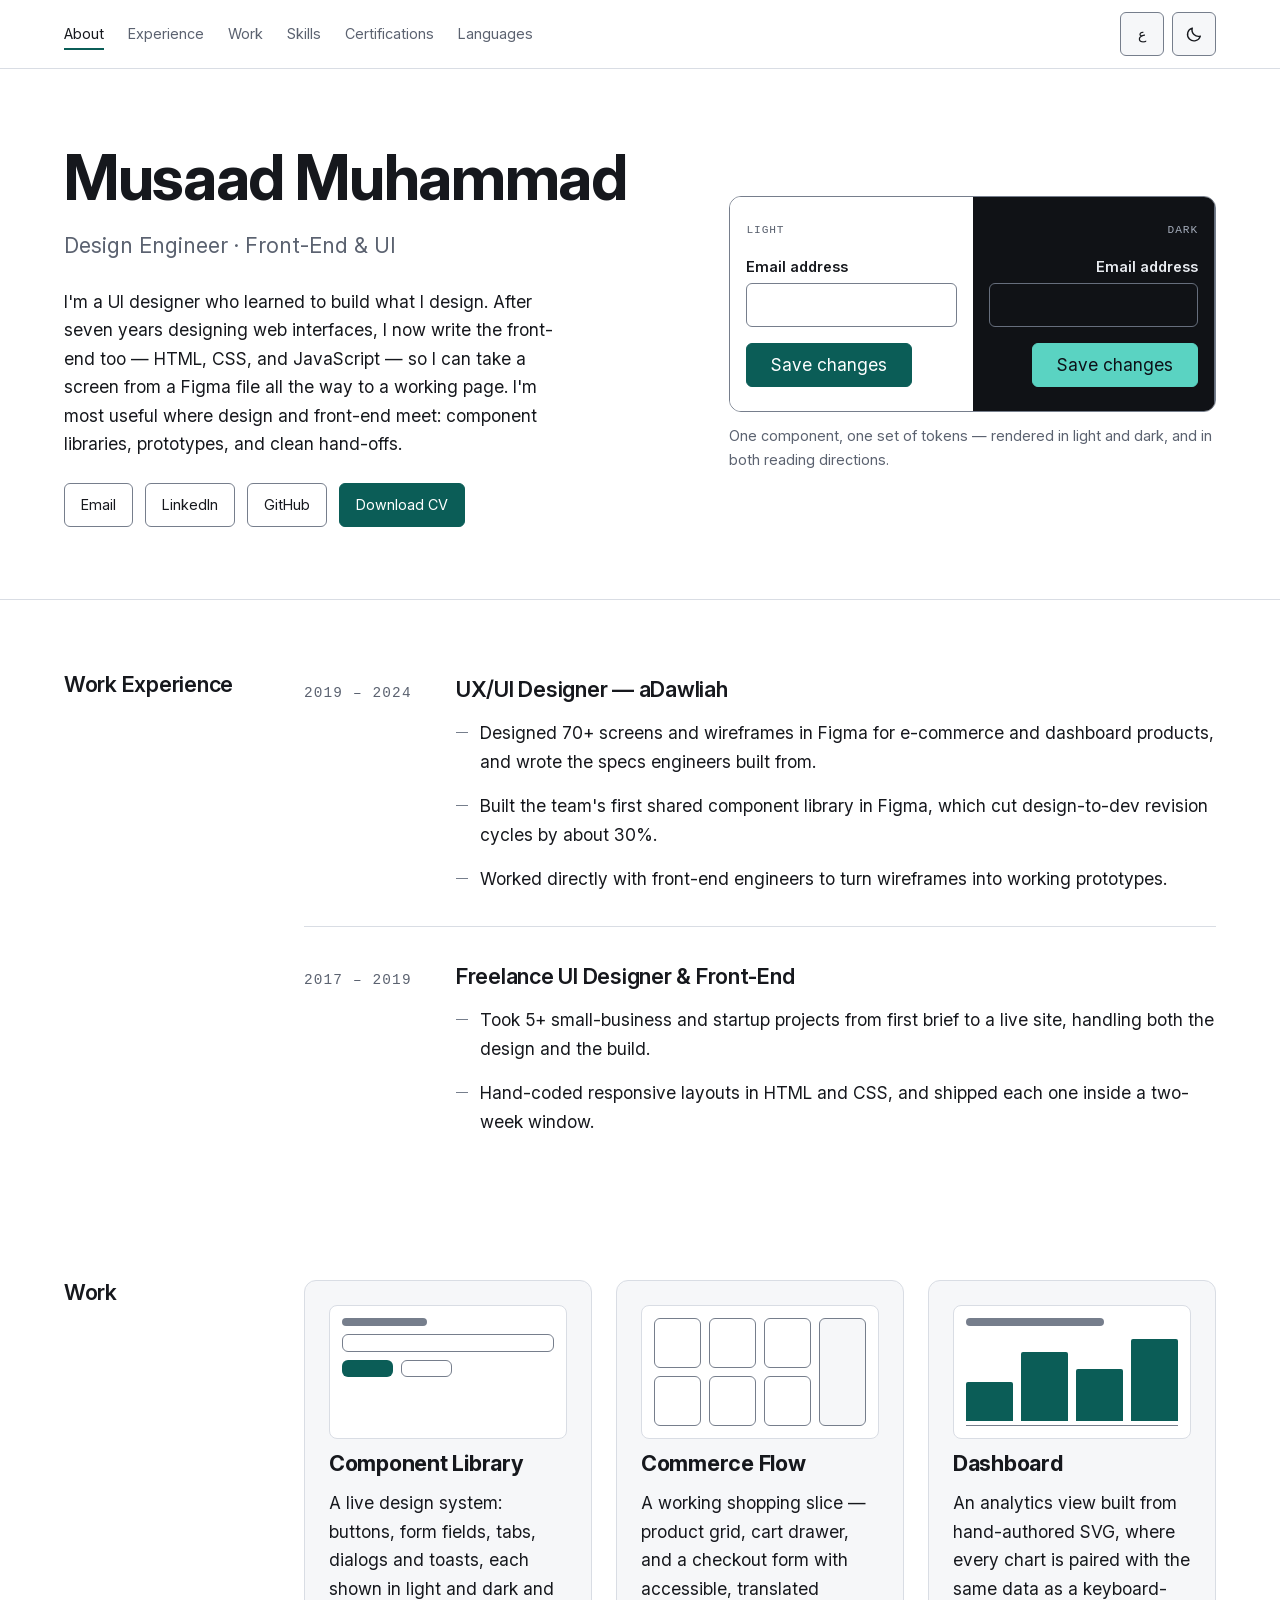
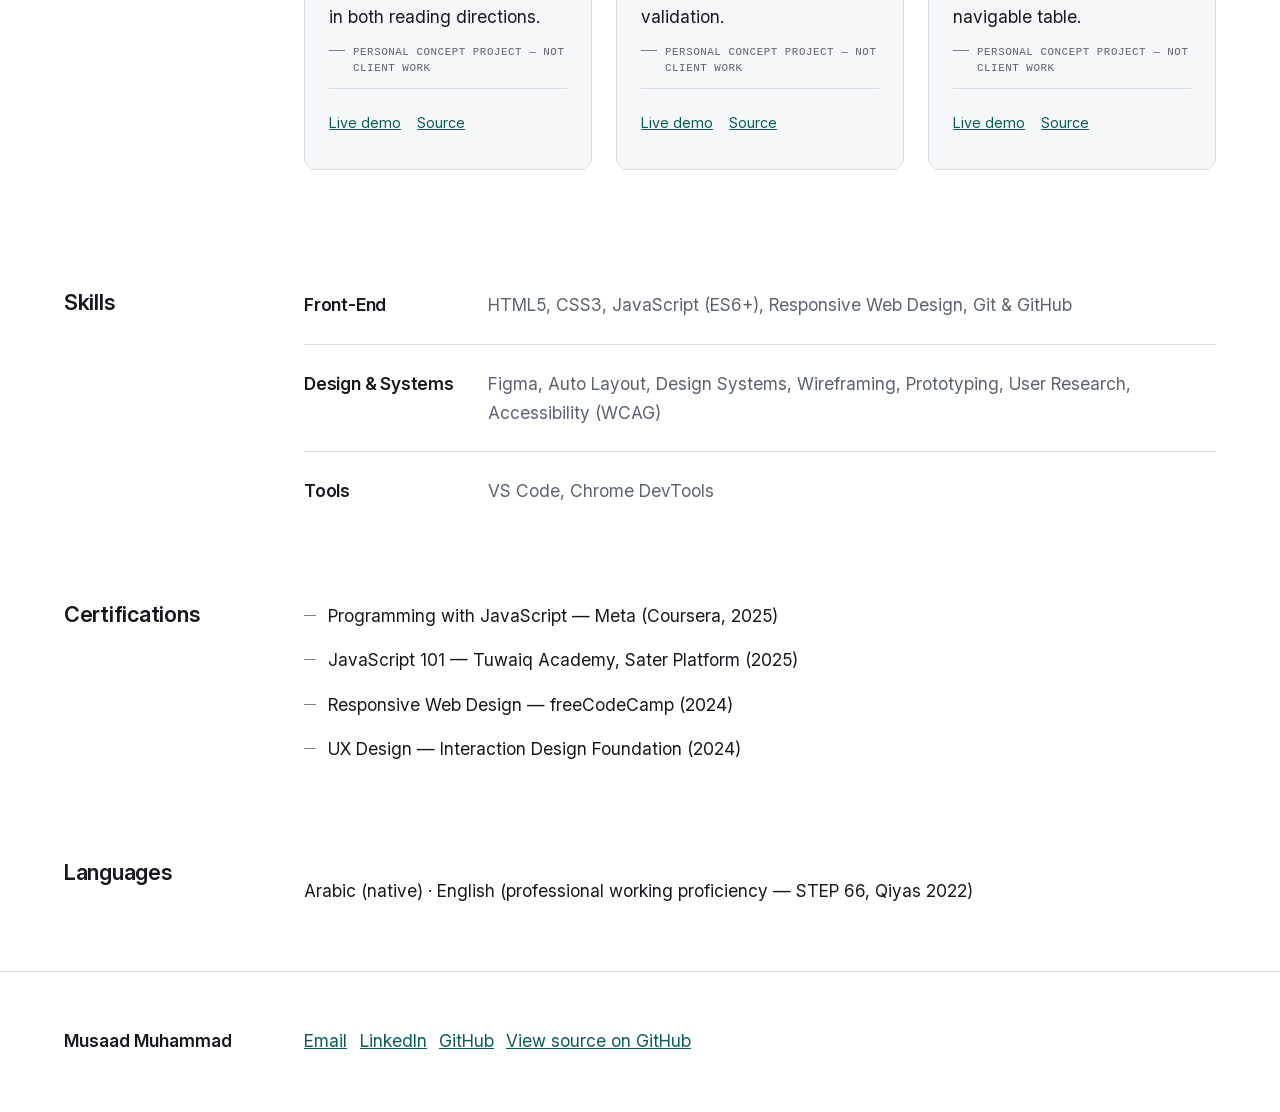
<file: index.html>
<!doctype html>
<html lang="en" dir="ltr">
<head>
  <meta charset="UTF-8">
  <meta name="viewport" content="width=device-width, initial-scale=1">
  <title>Musaad Muhammad — Design Engineer, Front-End & UI</title>
  <meta name="description" content="Portfolio of Musaad Muhammad, a design engineer working across front-end development and UI design — component libraries, prototypes, and hand-built accessible interfaces in English and Arabic.">
  <meta name="author" content="Musaad Muhammad">
  <link rel="canonical" href="https://musaad-sharikh.github.io/">
  <link rel="icon" type="image/svg+xml" href="assets/icons/favicon.svg">
  <link rel="apple-touch-icon" sizes="180x180" href="assets/icons/apple-touch-icon.png">
  <link rel="alternate" hreflang="en" href="https://musaad-sharikh.github.io/?lang=en">
  <link rel="alternate" hreflang="ar" href="https://musaad-sharikh.github.io/?lang=ar">
  <link rel="alternate" hreflang="x-default" href="https://musaad-sharikh.github.io/">
  <meta property="og:title" content="Musaad Muhammad — Design Engineer, Front-End & UI">
  <meta property="og:description" content="Portfolio of Musaad Muhammad, a design engineer working across front-end development and UI design — component libraries, prototypes, and hand-built accessible interfaces in English and Arabic.">
  <meta property="og:url" content="https://musaad-sharikh.github.io/">
  <meta property="og:type" content="website">
  <meta property="og:locale" content="en_US">
  <meta property="og:locale:alternate" content="ar_SA">
  <meta name="twitter:card" content="summary">
  <meta name="twitter:title" content="Musaad Muhammad — Design Engineer, Front-End & UI">
  <meta name="twitter:description" content="Portfolio of Musaad Muhammad, a design engineer working across front-end development and UI design — component libraries, prototypes, and hand-built accessible interfaces in English and Arabic.">
  <link rel="stylesheet" href="css/tokens.css">
  <link rel="stylesheet" href="css/base.css">
  <link rel="stylesheet" href="css/components.css">
  <link rel="stylesheet" href="css/print.css" media="print">
  <script type="application/ld+json">
  {
    "@context": "https://schema.org",
    "@type": "Person",
    "name": "Musaad Muhammad",
    "jobTitle": "Design Engineer — Front-End & UI",
    "email": "mailto:musaad.sharikh@gmail.com",
    "url": "https://musaad-sharikh.github.io/",
    "sameAs": [
      "https://linkedin.com/in/musaad-muhammad",
      "https://github.com/musaad-sharikh"
    ]
  }
  </script>
  <script>
    try {
      const t = localStorage.getItem('portfolio:theme');
      if (t) document.documentElement.dataset.theme = t;
      const q = new URLSearchParams(location.search).get('lang');
      const l = q === 'ar' || q === 'en' ? q : localStorage.getItem('portfolio:lang');
      if (l === 'ar') { document.documentElement.lang = 'ar'; document.documentElement.dir = 'rtl'; }
    } catch {}
  </script>
  <script type="module" src="js/main.js"></script>
</head>
<body>
  <a class="skip-link" href="#main" data-i18n="skip.label">Skip to main content</a>

  <header class="site-header">
    <nav class="nav container" aria-label="Primary">
      <ul class="nav__list" role="list">
        <li><a href="#about" data-i18n="nav.about">About</a></li>
        <li><a href="#experience" data-i18n="nav.experience">Experience</a></li>
        <li><a href="#work" data-i18n="nav.work">Work</a></li>
        <li><a href="#skills" data-i18n="nav.skills">Skills</a></li>
        <li><a href="#certifications" data-i18n="nav.certs">Certifications</a></li>
        <li><a href="#languages" data-i18n="nav.langs">Languages</a></li>
      </ul>
      <div class="nav__toggles">
        <button type="button" id="lang-toggle" class="toggle" aria-pressed="false" aria-label="Switch to Arabic">ع</button>
        <button type="button" id="theme-toggle" class="toggle" aria-pressed="false" aria-label="Switch to dark theme">
          <svg class="toggle__icon toggle__icon--moon" viewBox="0 0 24 24" fill="none" stroke="currentColor" stroke-width="1.8" stroke-linecap="round" stroke-linejoin="round" aria-hidden="true" focusable="false">
            <path d="M20 14.5A8.5 8.5 0 0 1 9.5 4a8.5 8.5 0 1 0 10.5 10.5Z"/>
          </svg>
          <svg class="toggle__icon toggle__icon--sun" viewBox="0 0 24 24" fill="none" stroke="currentColor" stroke-width="1.8" stroke-linecap="round" stroke-linejoin="round" aria-hidden="true" focusable="false">
            <circle cx="12" cy="12" r="4.2"/>
            <path d="M12 2.5v2.2M12 19.3v2.2M4.2 4.2l1.6 1.6M18.2 18.2l1.6 1.6M2.5 12h2.2M19.3 12h2.2M4.2 19.8l1.6-1.6M18.2 5.8l1.6-1.6"/>
          </svg>
        </button>
      </div>
    </nav>
  </header>

  <main id="main">

    <section id="about" class="hero" aria-labelledby="about-title">
      <div class="container">
        <div class="hero__copy">
          <h1 data-i18n="hero.name">Musaad Muhammad</h1>
          <!-- After the h1, not before it: heading navigation would otherwise
               meet a level 2 before the page's only level 1. It stays in the
               markup because the section is labelled by it. -->
          <h2 class="visually-hidden" id="about-title" data-i18n="about.title">About</h2>
          <p class="hero__tagline" data-i18n="hero.title">Design Engineer · Front-End & UI</p>
          <p class="hero__summary" data-i18n="hero.summary">I'm a UI designer who learned to build what I design. After seven years designing web interfaces, I now write the front-end too — HTML, CSS, and JavaScript — so I can take a screen from a Figma file all the way to a working page. I'm most useful where design and front-end meet: component libraries, prototypes, and clean hand-offs.</p>
          <ul class="actions" role="list">
            <li><a class="action" href="mailto:musaad.sharikh@gmail.com" data-i18n="actions.email">Email</a></li>
            <li><a class="action" href="https://linkedin.com/in/musaad-muhammad" rel="noopener" data-i18n="actions.linkedin">LinkedIn</a></li>
            <li><a class="action" href="https://github.com/musaad-sharikh" rel="noopener" data-i18n="actions.github">GitHub</a></li>
            <li><a class="action action--primary" href="assets/cv/Musaad-Muhammad-CV-EN.pdf" data-i18n="actions.cv" data-i18n-attr="href:cv.href">Download CV</a></li>
          </ul>
        </div>

        <!-- The specimen: one component, two schemes, both reading directions,
             rendered from the site's own tokens and classes. The stage is
             aria-hidden and holds no controls — the caption below is its
             accessible equivalent, the same pattern the dashboard charts use. -->
        <figure class="specimen">
          <div class="specimen__stage" aria-hidden="true">
            <div class="specimen__pane specimen__pane--light">
              <span class="specimen__tag" data-i18n="specimen.light">Light</span>
              <div class="field">
                <span class="field__label" data-i18n="specimen.fieldLabel">Email address</span>
                <span class="field__control"></span>
              </div>
              <span class="btn btn--primary" data-i18n="specimen.action">Save changes</span>
            </div>
            <div class="specimen__pane specimen__pane--dark specimen__pane--flip">
              <span class="specimen__tag" data-i18n="specimen.dark">Dark</span>
              <div class="field">
                <span class="field__label" data-i18n="specimen.fieldLabel">Email address</span>
                <span class="field__control"></span>
              </div>
              <span class="btn btn--primary" data-i18n="specimen.action">Save changes</span>
            </div>
          </div>
          <figcaption class="specimen__caption" data-i18n="specimen.caption">One component, one set of tokens — rendered in light and dark, and in both reading directions.</figcaption>
        </figure>
      </div>
    </section>

    <section id="experience" class="section" aria-labelledby="experience-title">
      <div class="container section__grid">
        <h2 class="section__title" id="experience-title" data-i18n="exp.title">Work Experience</h2>
        <ol class="timeline" role="list">
          <li class="timeline__item">
            <span class="timeline__date" data-i18n="exp.adawliah.date">2019 – 2024</span>
            <div class="timeline__body">
              <span class="timeline__position" data-i18n="exp.adawliah.role">UX/UI Designer — aDawliah</span>
              <ul class="timeline__bullets list stack" role="list">
                <li data-i18n="exp.adawliah.b1">Designed 70+ screens and wireframes in Figma for e-commerce and dashboard products, and wrote the specs engineers built from.</li>
                <li data-i18n="exp.adawliah.b2">Built the team's first shared component library in Figma, which cut design-to-dev revision cycles by about 30%.</li>
                <li data-i18n="exp.adawliah.b3">Worked directly with front-end engineers to turn wireframes into working prototypes.</li>
              </ul>
            </div>
          </li>
          <li class="timeline__item">
            <span class="timeline__date" data-i18n="exp.freelance.date">2017 – 2019</span>
            <div class="timeline__body">
              <span class="timeline__position" data-i18n="exp.freelance.role">Freelance UI Designer & Front-End</span>
              <ul class="timeline__bullets list stack" role="list">
                <li data-i18n="exp.freelance.b1">Took 5+ small-business and startup projects from first brief to a live site, handling both the design and the build.</li>
                <li data-i18n="exp.freelance.b2">Hand-coded responsive layouts in HTML and CSS, and shipped each one inside a two-week window.</li>
              </ul>
            </div>
          </li>
        </ol>
      </div>
    </section>

    <section id="work" class="section" aria-labelledby="work-title">
      <div class="container section__grid">
        <h2 class="section__title" id="work-title" data-i18n="work.title">Work</h2>
        <div class="cards">
          <article class="card">
            <!-- Miniatures are boxes, not pictures: they are built from the same
                 tokens and logical properties as the demo they stand for, so they
                 mirror under RTL and re-theme for free. -->
            <div class="mini" aria-hidden="true">
              <div class="mini__col">
                <span class="mini__bar mini__bar--short"></span>
                <span class="mini__field"></span>
                <div class="mini__row">
                  <span class="mini__pill"></span>
                  <span class="mini__pill mini__pill--ghost"></span>
                </div>
              </div>
            </div>
            <h3 data-i18n="work.componentLibrary.title">Component Library</h3>
            <p data-i18n="work.componentLibrary.desc">A live design system: buttons, form fields, tabs, dialogs and toasts, each shown in light and dark and in both reading directions.</p>
            <p class="badge" data-i18n="work.badge">Personal concept project — not client work</p>
            <div class="card__links">
              <a href="demos/components/" data-i18n="work.demoLabel">Live demo</a>
              <a href="https://github.com/musaad-sharikh/musaad-sharikh.github.io/tree/main/demos/components" rel="noopener" data-i18n="work.sourceLabel">Source</a>
            </div>
          </article>
          <article class="card">
            <div class="mini" aria-hidden="true">
              <div class="mini__grid">
                <span class="mini__tile"></span>
                <span class="mini__tile"></span>
                <span class="mini__tile"></span>
                <span class="mini__tile"></span>
                <span class="mini__tile"></span>
                <span class="mini__tile"></span>
              </div>
              <span class="mini__drawer"></span>
            </div>
            <h3 data-i18n="work.commerceFlow.title">Commerce Flow</h3>
            <p data-i18n="work.commerceFlow.desc">A working shopping slice — product grid, cart drawer, and a checkout form with accessible, translated validation.</p>
            <p class="badge" data-i18n="work.badge">Personal concept project — not client work</p>
            <div class="card__links">
              <a href="demos/commerce/" data-i18n="work.demoLabel">Live demo</a>
              <a href="https://github.com/musaad-sharikh/musaad-sharikh.github.io/tree/main/demos/commerce" rel="noopener" data-i18n="work.sourceLabel">Source</a>
            </div>
          </article>
          <article class="card">
            <div class="mini" aria-hidden="true">
              <div class="mini__col">
                <span class="mini__bar mini__bar--mid"></span>
                <div class="mini__plot">
                  <span class="mini__column mini__column--a"></span>
                  <span class="mini__column mini__column--b"></span>
                  <span class="mini__column mini__column--c"></span>
                  <span class="mini__column mini__column--d"></span>
                </div>
              </div>
            </div>
            <h3 data-i18n="work.dashboard.title">Dashboard</h3>
            <p data-i18n="work.dashboard.desc">An analytics view built from hand-authored SVG, where every chart is paired with the same data as a keyboard-navigable table.</p>
            <p class="badge" data-i18n="work.badge">Personal concept project — not client work</p>
            <div class="card__links">
              <a href="demos/dashboard/" data-i18n="work.demoLabel">Live demo</a>
              <a href="https://github.com/musaad-sharikh/musaad-sharikh.github.io/tree/main/demos/dashboard" rel="noopener" data-i18n="work.sourceLabel">Source</a>
            </div>
          </article>
        </div>
      </div>
    </section>

    <section id="skills" class="section section--tight" aria-labelledby="skills-title">
      <div class="container section__grid">
        <h2 class="section__title" id="skills-title" data-i18n="skills.title">Skills</h2>
        <div class="skills-groups">
          <div class="skills-group">
            <h3 data-i18n="skills.frontend.label">Front-End</h3>
            <p class="tag-list" data-i18n="skills.frontend.list">HTML5, CSS3, JavaScript (ES6+), Responsive Web Design, Git &amp; GitHub</p>
          </div>
          <div class="skills-group">
            <h3 data-i18n="skills.design.label">Design &amp; Systems</h3>
            <p class="tag-list" data-i18n="skills.design.list">Figma, Auto Layout, Design Systems, Wireframing, Prototyping, User Research, Accessibility (WCAG)</p>
          </div>
          <div class="skills-group">
            <h3 data-i18n="skills.tools.label">Tools</h3>
            <p class="tag-list" data-i18n="skills.tools.list">VS Code, Chrome DevTools</p>
          </div>
        </div>
      </div>
    </section>

    <section id="certifications" class="section section--tight" aria-labelledby="certifications-title">
      <div class="container section__grid">
        <h2 class="section__title" id="certifications-title" data-i18n="certs.title">Certifications</h2>
        <ul class="list stack" role="list">
          <li data-i18n="certs.meta">Programming with JavaScript — Meta (Coursera, 2025)</li>
          <li data-i18n="certs.tuwaiq">JavaScript 101 — Tuwaiq Academy, Sater Platform (2025)</li>
          <li data-i18n="certs.fcc">Responsive Web Design — freeCodeCamp (2024)</li>
          <li data-i18n="certs.ixdf">UX Design — Interaction Design Foundation (2024)</li>
        </ul>
      </div>
    </section>

    <section id="languages" class="section section--tight" aria-labelledby="languages-title">
      <div class="container section__grid">
        <h2 class="section__title" id="languages-title" data-i18n="langs.title">Languages</h2>
        <p data-i18n="langs.body">Arabic (native) · English (professional working proficiency — STEP 66, Qiyas 2022)</p>
      </div>
    </section>

  </main>

  <footer class="footer">
    <div class="container">
      <p class="footer__name" data-i18n="hero.name">Musaad Muhammad</p>
      <ul class="actions" role="list">
        <li><a href="mailto:musaad.sharikh@gmail.com" data-i18n="actions.email">Email</a></li>
        <li><a href="https://linkedin.com/in/musaad-muhammad" rel="noopener" data-i18n="actions.linkedin">LinkedIn</a></li>
        <li><a href="https://github.com/musaad-sharikh" rel="noopener" data-i18n="actions.github">GitHub</a></li>
        <li><a href="https://github.com/musaad-sharikh/musaad-sharikh.github.io" rel="noopener" data-i18n="footer.source">View source on GitHub</a></li>
      </ul>
    </div>
  </footer>

  <div class="visually-hidden" role="status" aria-live="polite" id="i18n-status"></div>
</body>
</html>
</file>
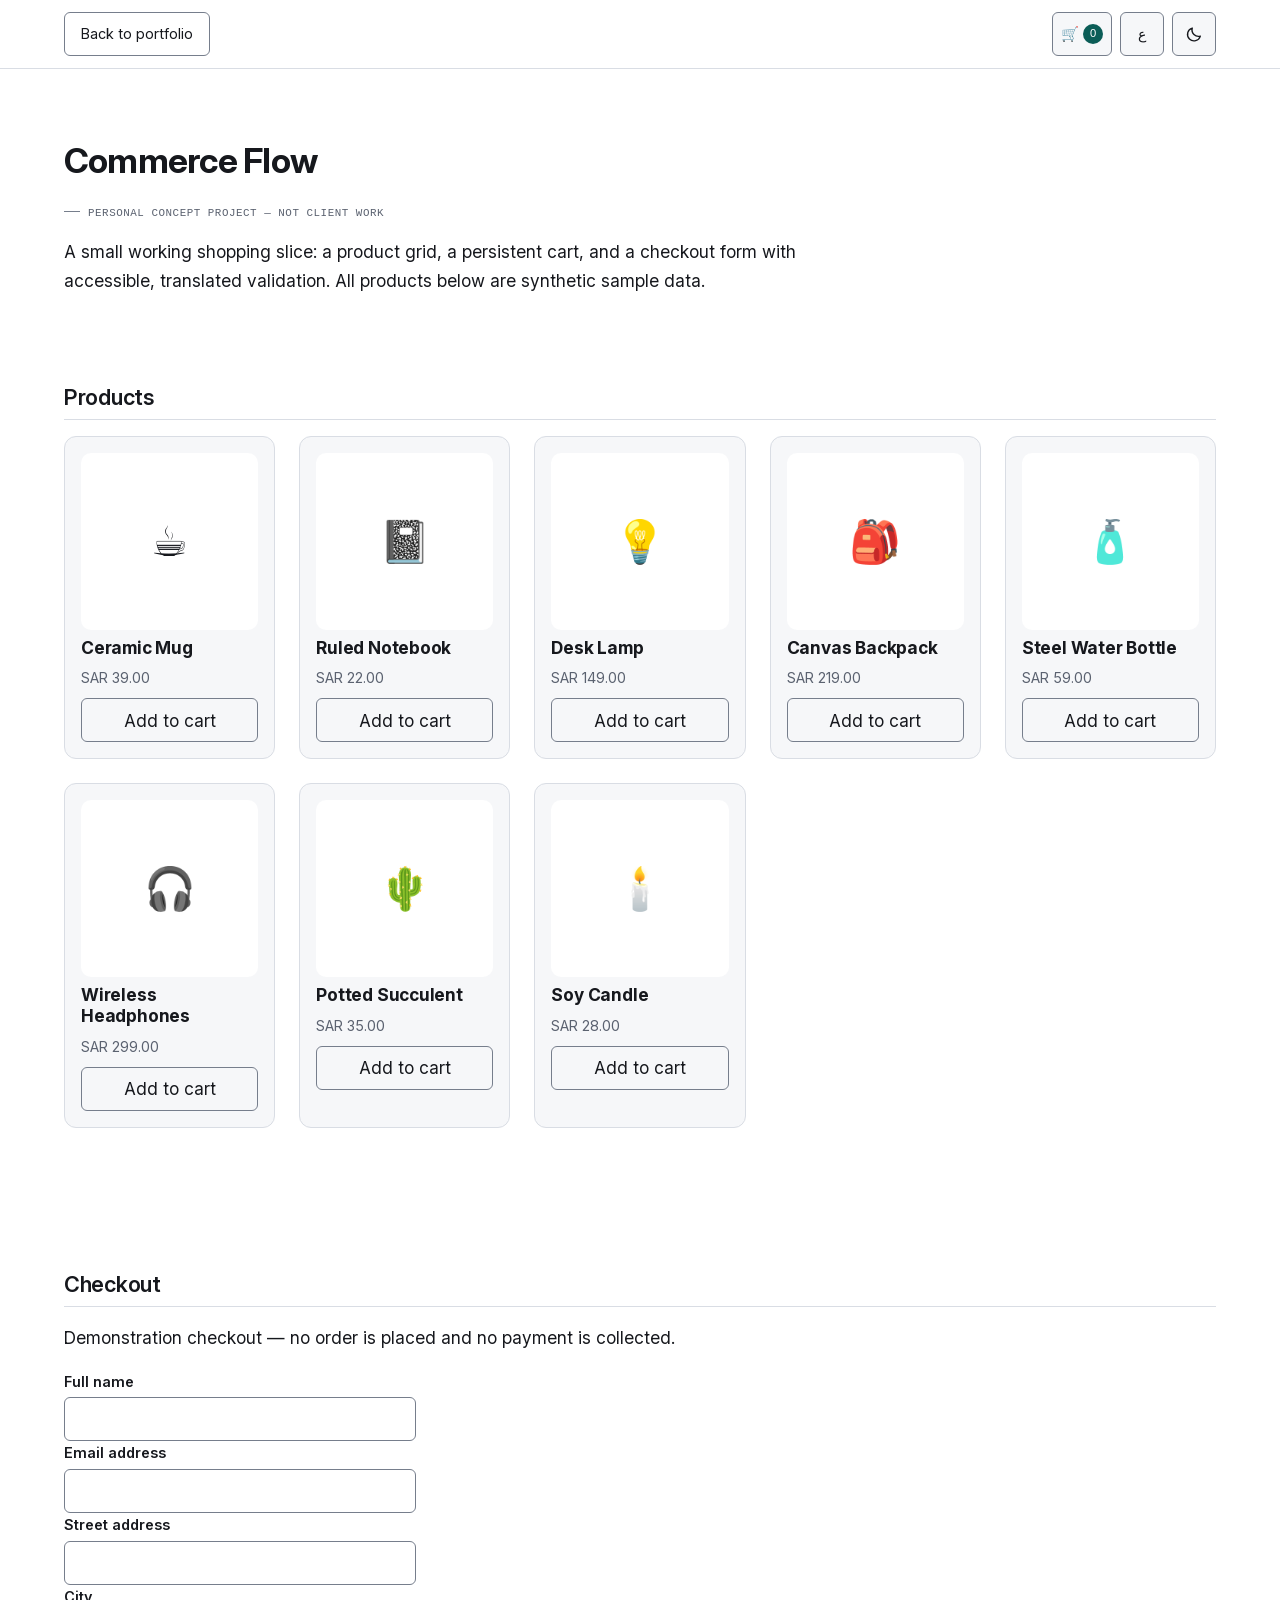
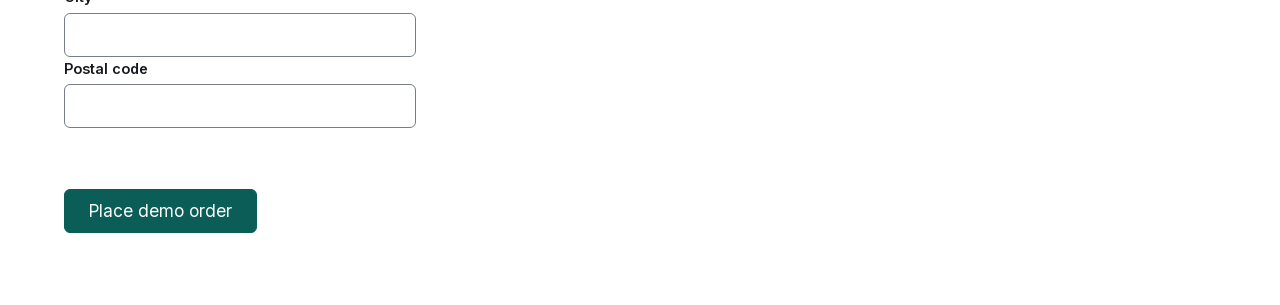
<file: demos/commerce/index.html>
<!doctype html>
<html lang="en" dir="ltr">
<head>
  <meta charset="UTF-8">
  <meta name="viewport" content="width=device-width, initial-scale=1">
  <title>Commerce Flow — Musaad Muhammad</title>
  <meta name="description" content="A bilingual shopping slice — product grid, cart drawer, and a checkout form with accessible, translated validation. Personal concept project, not client work.">
  <meta name="author" content="Musaad Muhammad">
  <link rel="canonical" href="https://musaad-sharikh.github.io/demos/commerce/">
  <link rel="icon" type="image/svg+xml" href="../../assets/icons/favicon.svg">
  <link rel="apple-touch-icon" sizes="180x180" href="../../assets/icons/apple-touch-icon.png">
  <link rel="alternate" hreflang="en" href="https://musaad-sharikh.github.io/demos/commerce/?lang=en">
  <link rel="alternate" hreflang="ar" href="https://musaad-sharikh.github.io/demos/commerce/?lang=ar">
  <link rel="alternate" hreflang="x-default" href="https://musaad-sharikh.github.io/demos/commerce/">
  <meta property="og:title" content="Commerce Flow — Musaad Muhammad">
  <meta property="og:description" content="A bilingual shopping slice — product grid, cart drawer, and a checkout form with accessible, translated validation. Personal concept project, not client work.">
  <meta property="og:url" content="https://musaad-sharikh.github.io/demos/commerce/">
  <meta property="og:type" content="website">
  <meta property="og:locale" content="en_US">
  <meta property="og:locale:alternate" content="ar_SA">
  <meta name="twitter:card" content="summary">
  <meta name="twitter:title" content="Commerce Flow — Musaad Muhammad">
  <meta name="twitter:description" content="A bilingual shopping slice — product grid, cart drawer, and a checkout form with accessible, translated validation. Personal concept project, not client work.">
  <link rel="stylesheet" href="../../css/tokens.css">
  <link rel="stylesheet" href="../../css/base.css">
  <link rel="stylesheet" href="../../css/components.css">
  <link rel="stylesheet" href="../../css/print.css" media="print">
  <script>
    try {
      const t = localStorage.getItem('portfolio:theme');
      if (t) document.documentElement.dataset.theme = t;
      const q = new URLSearchParams(location.search).get('lang');
      const l = q === 'ar' || q === 'en' ? q : localStorage.getItem('portfolio:lang');
      if (l === 'ar') { document.documentElement.lang = 'ar'; document.documentElement.dir = 'rtl'; }
    } catch {}
  </script>
  <script type="module" src="demo.js"></script>
</head>
<body>
  <a class="skip-link" href="#main" data-i18n="skip.label">Skip to main content</a>

  <header class="site-header">
    <nav class="nav container" aria-label="Primary">
      <a class="action" href="../../index.html" data-i18n="back.toPortfolio">Back to portfolio</a>
      <div class="nav__toggles">
        <button type="button" id="cart-trigger" class="toggle" data-modal-open="cart-drawer" data-i18n-attr="aria-label:cart.trigger" aria-label="Open cart">
          🛒<span id="cart-badge" class="cart-badge" aria-hidden="true">0</span>
        </button>
        <button type="button" id="lang-toggle" class="toggle" aria-pressed="false" aria-label="Switch to Arabic">ع</button>
        <button type="button" id="theme-toggle" class="toggle" aria-pressed="false" aria-label="Switch to dark theme">
          <svg class="toggle__icon toggle__icon--moon" viewBox="0 0 24 24" fill="none" stroke="currentColor" stroke-width="1.8" stroke-linecap="round" stroke-linejoin="round" aria-hidden="true" focusable="false">
            <path d="M20 14.5A8.5 8.5 0 0 1 9.5 4a8.5 8.5 0 1 0 10.5 10.5Z"/>
          </svg>
          <svg class="toggle__icon toggle__icon--sun" viewBox="0 0 24 24" fill="none" stroke="currentColor" stroke-width="1.8" stroke-linecap="round" stroke-linejoin="round" aria-hidden="true" focusable="false">
            <circle cx="12" cy="12" r="4.2"/>
            <path d="M12 2.5v2.2M12 19.3v2.2M4.2 4.2l1.6 1.6M18.2 18.2l1.6 1.6M2.5 12h2.2M19.3 12h2.2M4.2 19.8l1.6-1.6M18.2 5.8l1.6-1.6"/>
          </svg>
        </button>
      </div>
    </nav>
  </header>

  <p class="visually-hidden" role="status" aria-live="polite">
    <span data-i18n="cart.countLabel">Items in cart:</span> <span id="cart-count-live">0</span>
  </p>

  <main id="main">
    <div class="container demo-intro">
      <h1 data-i18n="page.title">Commerce Flow</h1>
      <p class="badge" data-i18n="badge.label">Personal concept project — not client work</p>
      <p class="demo-intro__text" data-i18n="page.intro">A small working shopping slice: a product grid, a persistent cart, and a checkout form with accessible, translated validation. All products below are synthetic sample data.</p>
    </div>

    <section id="products" class="section" aria-labelledby="products-title">
      <div class="container">
        <h2 class="section__title" id="products-title" data-i18n="products.title">Products</h2>
        <div class="product-grid">

          <article class="product-card">
            <div class="product-card__icon" aria-hidden="true">☕</div>
            <h3 class="product-card__name" data-i18n="product.mug.name">Ceramic Mug</h3>
            <p class="product-card__price" data-price-for="p-mug"></p>
            <button type="button" class="btn btn--secondary" data-add-to-cart="p-mug" data-i18n="cart.add">Add to cart</button>
          </article>

          <article class="product-card">
            <div class="product-card__icon" aria-hidden="true">📓</div>
            <h3 class="product-card__name" data-i18n="product.notebook.name">Ruled Notebook</h3>
            <p class="product-card__price" data-price-for="p-notebook"></p>
            <button type="button" class="btn btn--secondary" data-add-to-cart="p-notebook" data-i18n="cart.add">Add to cart</button>
          </article>

          <article class="product-card">
            <div class="product-card__icon" aria-hidden="true">💡</div>
            <h3 class="product-card__name" data-i18n="product.lamp.name">Desk Lamp</h3>
            <p class="product-card__price" data-price-for="p-lamp"></p>
            <button type="button" class="btn btn--secondary" data-add-to-cart="p-lamp" data-i18n="cart.add">Add to cart</button>
          </article>

          <article class="product-card">
            <div class="product-card__icon" aria-hidden="true">🎒</div>
            <h3 class="product-card__name" data-i18n="product.backpack.name">Canvas Backpack</h3>
            <p class="product-card__price" data-price-for="p-backpack"></p>
            <button type="button" class="btn btn--secondary" data-add-to-cart="p-backpack" data-i18n="cart.add">Add to cart</button>
          </article>

          <article class="product-card">
            <div class="product-card__icon" aria-hidden="true">🧴</div>
            <h3 class="product-card__name" data-i18n="product.bottle.name">Steel Water Bottle</h3>
            <p class="product-card__price" data-price-for="p-bottle"></p>
            <button type="button" class="btn btn--secondary" data-add-to-cart="p-bottle" data-i18n="cart.add">Add to cart</button>
          </article>

          <article class="product-card">
            <div class="product-card__icon" aria-hidden="true">🎧</div>
            <h3 class="product-card__name" data-i18n="product.headphones.name">Wireless Headphones</h3>
            <p class="product-card__price" data-price-for="p-headphones"></p>
            <button type="button" class="btn btn--secondary" data-add-to-cart="p-headphones" data-i18n="cart.add">Add to cart</button>
          </article>

          <article class="product-card">
            <div class="product-card__icon" aria-hidden="true">🌵</div>
            <h3 class="product-card__name" data-i18n="product.plant.name">Potted Succulent</h3>
            <p class="product-card__price" data-price-for="p-plant"></p>
            <button type="button" class="btn btn--secondary" data-add-to-cart="p-plant" data-i18n="cart.add">Add to cart</button>
          </article>

          <article class="product-card">
            <div class="product-card__icon" aria-hidden="true">🕯️</div>
            <h3 class="product-card__name" data-i18n="product.candle.name">Soy Candle</h3>
            <p class="product-card__price" data-price-for="p-candle"></p>
            <button type="button" class="btn btn--secondary" data-add-to-cart="p-candle" data-i18n="cart.add">Add to cart</button>
          </article>

        </div>
      </div>
    </section>

    <section id="checkout" class="section" aria-labelledby="checkout-title">
      <div class="container">
        <h2 class="section__title" id="checkout-title" data-i18n="checkout.title">Checkout</h2>
        <p data-i18n="checkout.note">Demonstration checkout — no order is placed and no payment is collected.</p>

        <form id="checkout-form" novalidate>
          <div class="field">
            <label class="field__label" for="checkout-name" data-i18n="checkout.name.label">Full name</label>
            <input class="field__control" type="text" id="checkout-name" name="name" required autocomplete="name">
            <p class="field__error" id="checkout-name-error" data-i18n="checkout.name.error" hidden>Enter your full name.</p>
          </div>

          <div class="field">
            <label class="field__label" for="checkout-email" data-i18n="checkout.email.label">Email address</label>
            <input class="field__control" type="email" id="checkout-email" name="email" required autocomplete="email">
            <p class="field__error" id="checkout-email-error-required" data-i18n="checkout.email.error.required" hidden>Enter your email address.</p>
            <p class="field__error" id="checkout-email-error-invalid" data-i18n="checkout.email.error.invalid" hidden>Enter a valid email address.</p>
          </div>

          <div class="field">
            <label class="field__label" for="checkout-address" data-i18n="checkout.address.label">Street address</label>
            <input class="field__control" type="text" id="checkout-address" name="address" required autocomplete="street-address">
            <p class="field__error" id="checkout-address-error" data-i18n="checkout.address.error" hidden>Enter your street address.</p>
          </div>

          <div class="field">
            <label class="field__label" for="checkout-city" data-i18n="checkout.city.label">City</label>
            <input class="field__control" type="text" id="checkout-city" name="city" required autocomplete="address-level2">
            <p class="field__error" id="checkout-city-error" data-i18n="checkout.city.error" hidden>Enter your city.</p>
          </div>

          <div class="field">
            <label class="field__label" for="checkout-postal" data-i18n="checkout.postal.label">Postal code</label>
            <input class="field__control" type="text" id="checkout-postal" name="postal" required autocomplete="postal-code" inputmode="numeric">
            <p class="field__error" id="checkout-postal-error" data-i18n="checkout.postal.error" hidden>Enter your postal code.</p>
          </div>

          <p class="checkout-summary" id="checkout-summary" aria-live="polite"></p>

          <button type="submit" class="btn btn--primary" data-i18n="checkout.submit">Place demo order</button>

          <p class="demo-success" id="checkout-success" role="status" aria-live="polite" hidden data-i18n="checkout.success">Thank you — this is a demo checkout. No order was placed.</p>
        </form>
      </div>
    </section>
  </main>

  <dialog id="cart-drawer" class="drawer" aria-labelledby="cart-drawer-title">
    <div class="drawer__header">
      <h2 id="cart-drawer-title" data-i18n="cart.title">Your cart</h2>
      <button type="button" class="drawer__close" data-modal-close data-i18n-attr="aria-label:cart.close" aria-label="Close cart">×</button>
    </div>
    <p id="cart-empty" data-i18n="cart.empty">Your cart is empty.</p>
    <ul id="cart-lines" class="cart-lines" role="list"></ul>
    <p class="cart-subtotal">
      <span data-i18n="cart.subtotal.label">Subtotal</span>
      <span id="cart-subtotal-value"></span>
    </p>
    <button type="button" id="cart-checkout-btn" class="btn btn--primary" data-i18n="cart.checkoutCta">Proceed to checkout</button>
  </dialog>

  <div class="visually-hidden" role="status" aria-live="polite" id="i18n-status"></div>
</body>
</html>
</file>
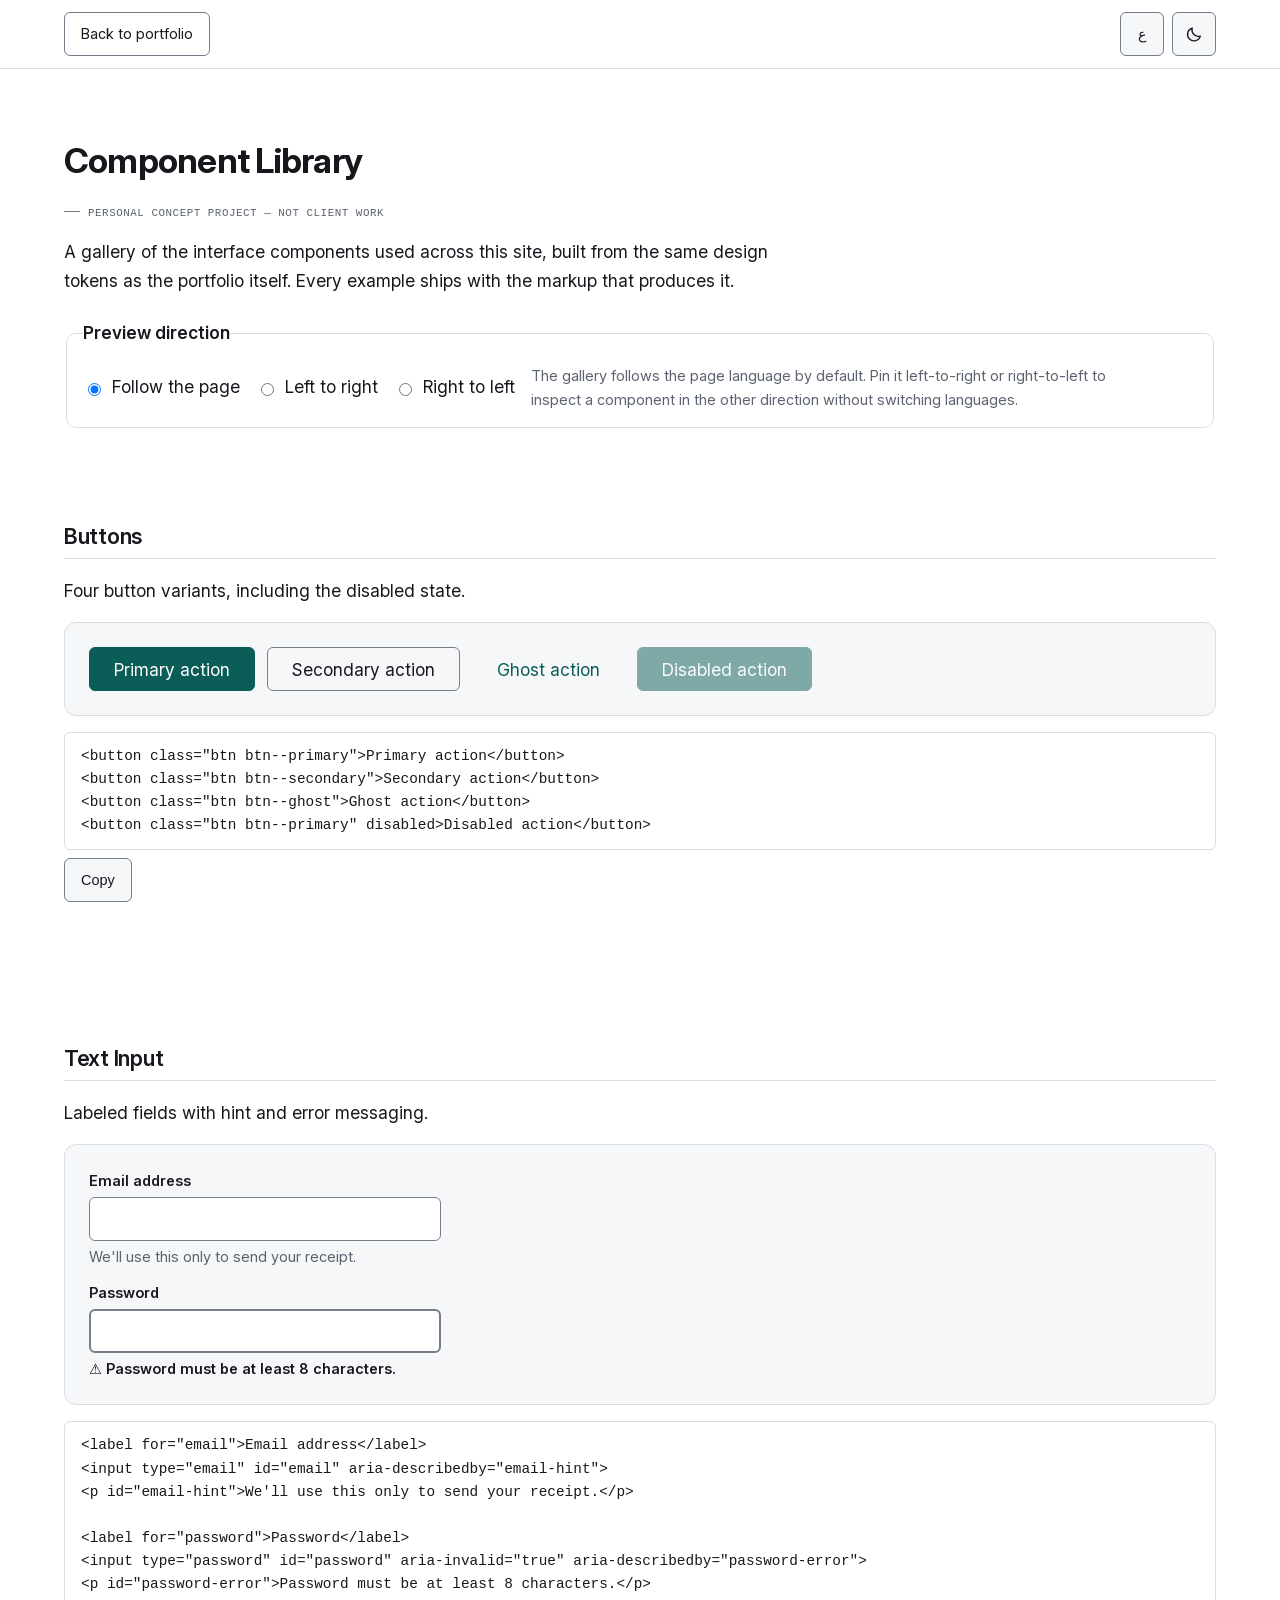
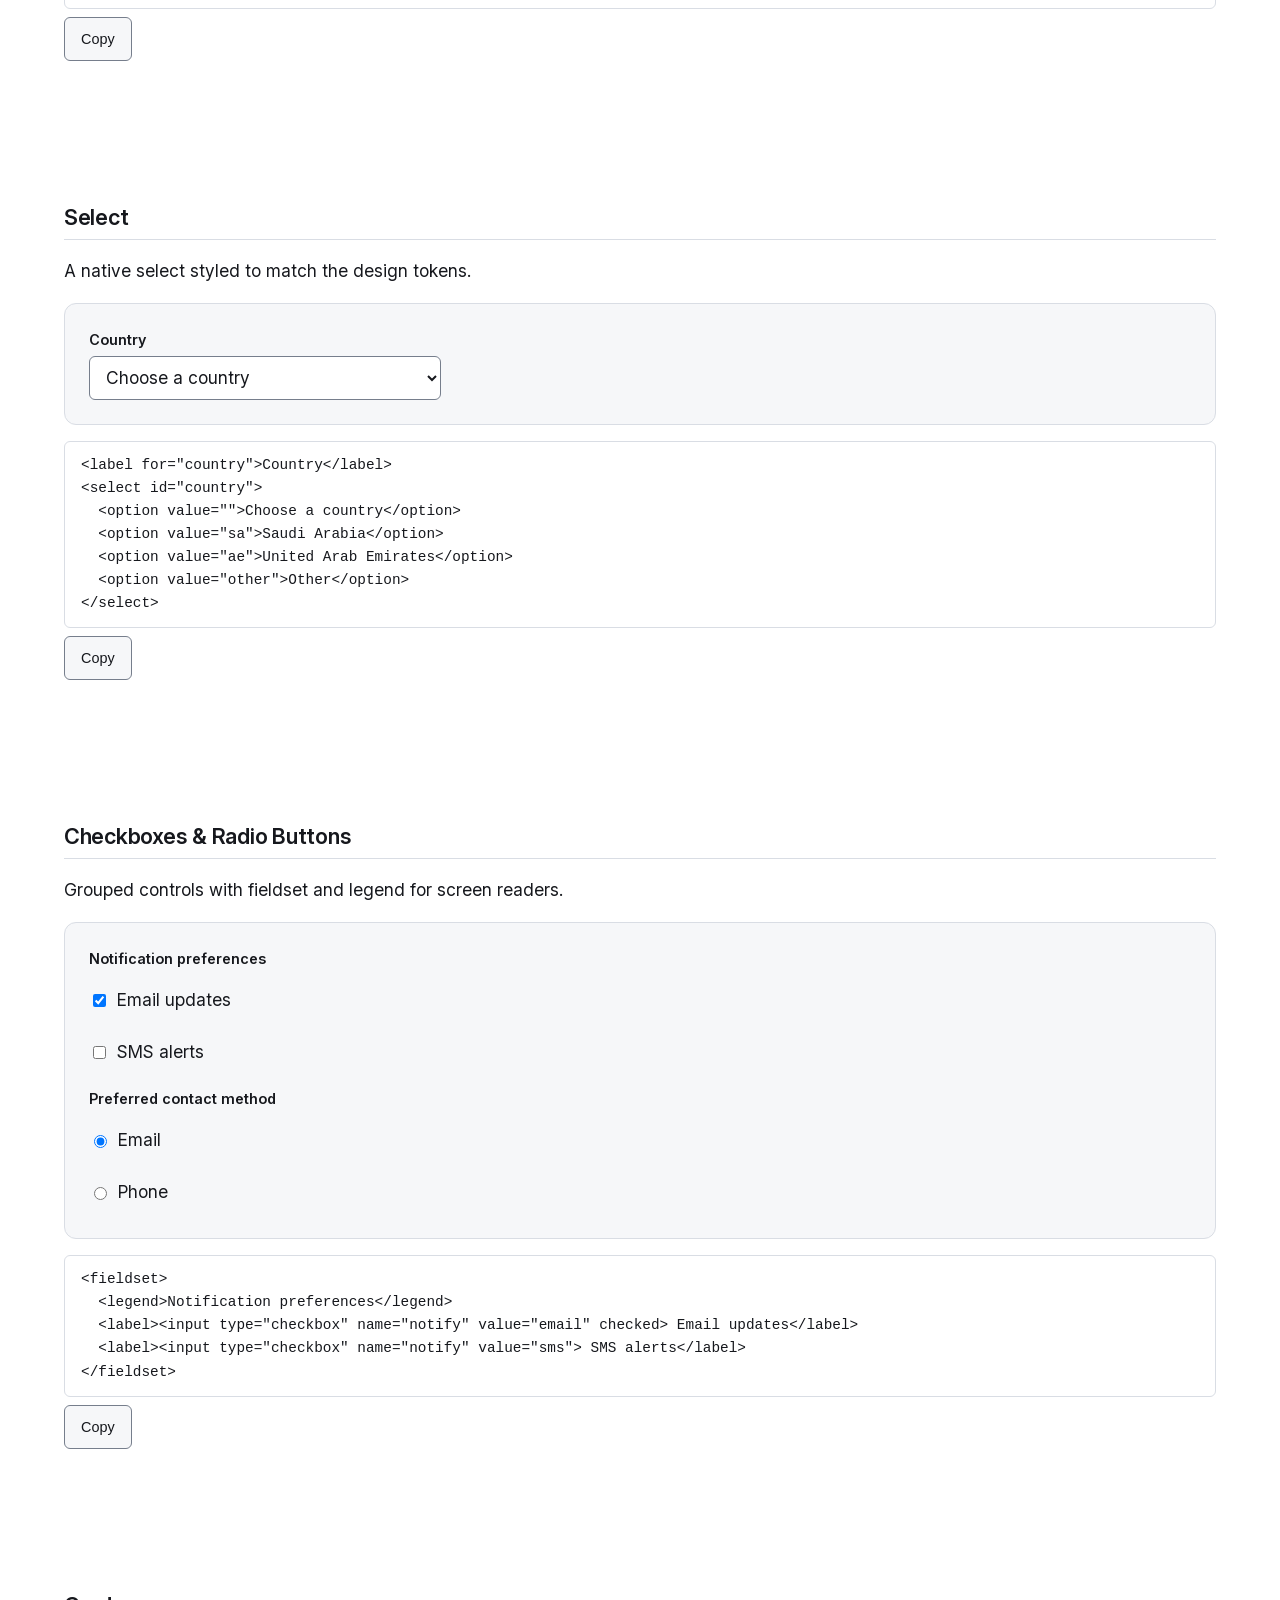
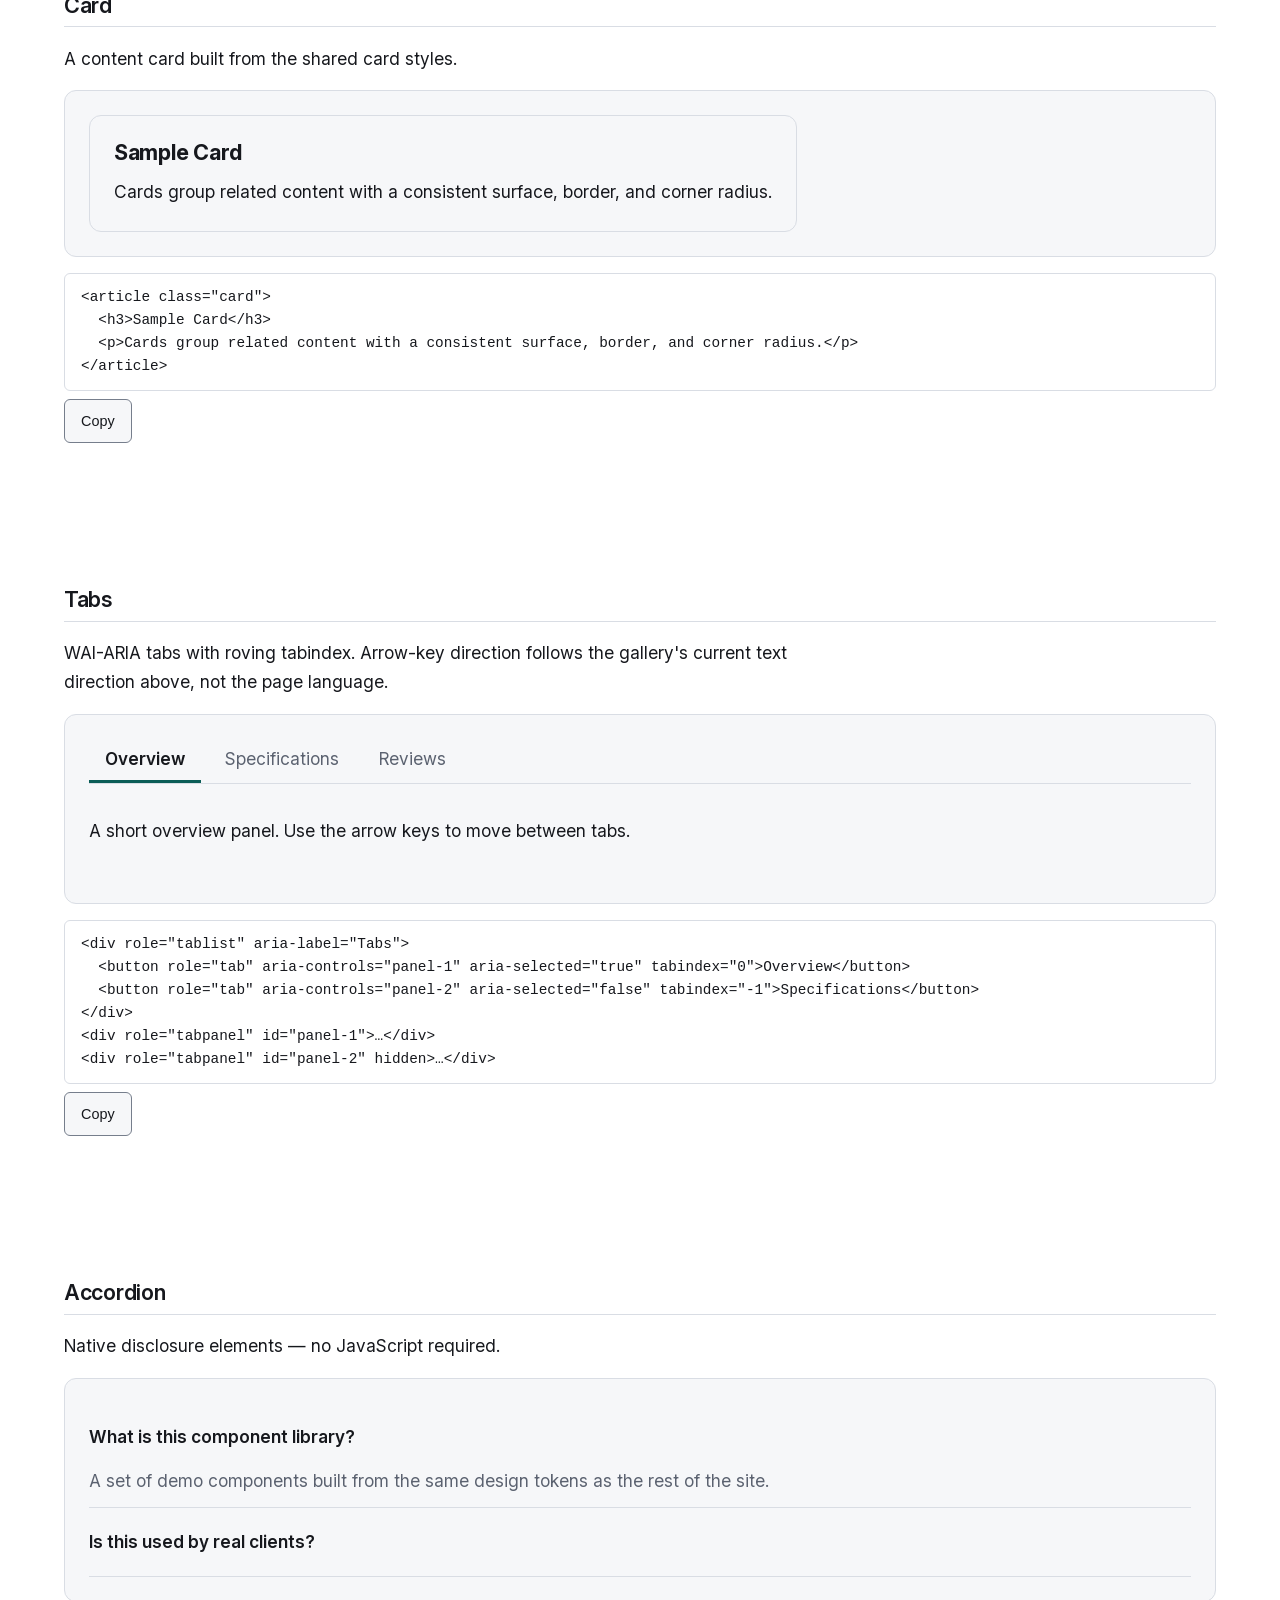
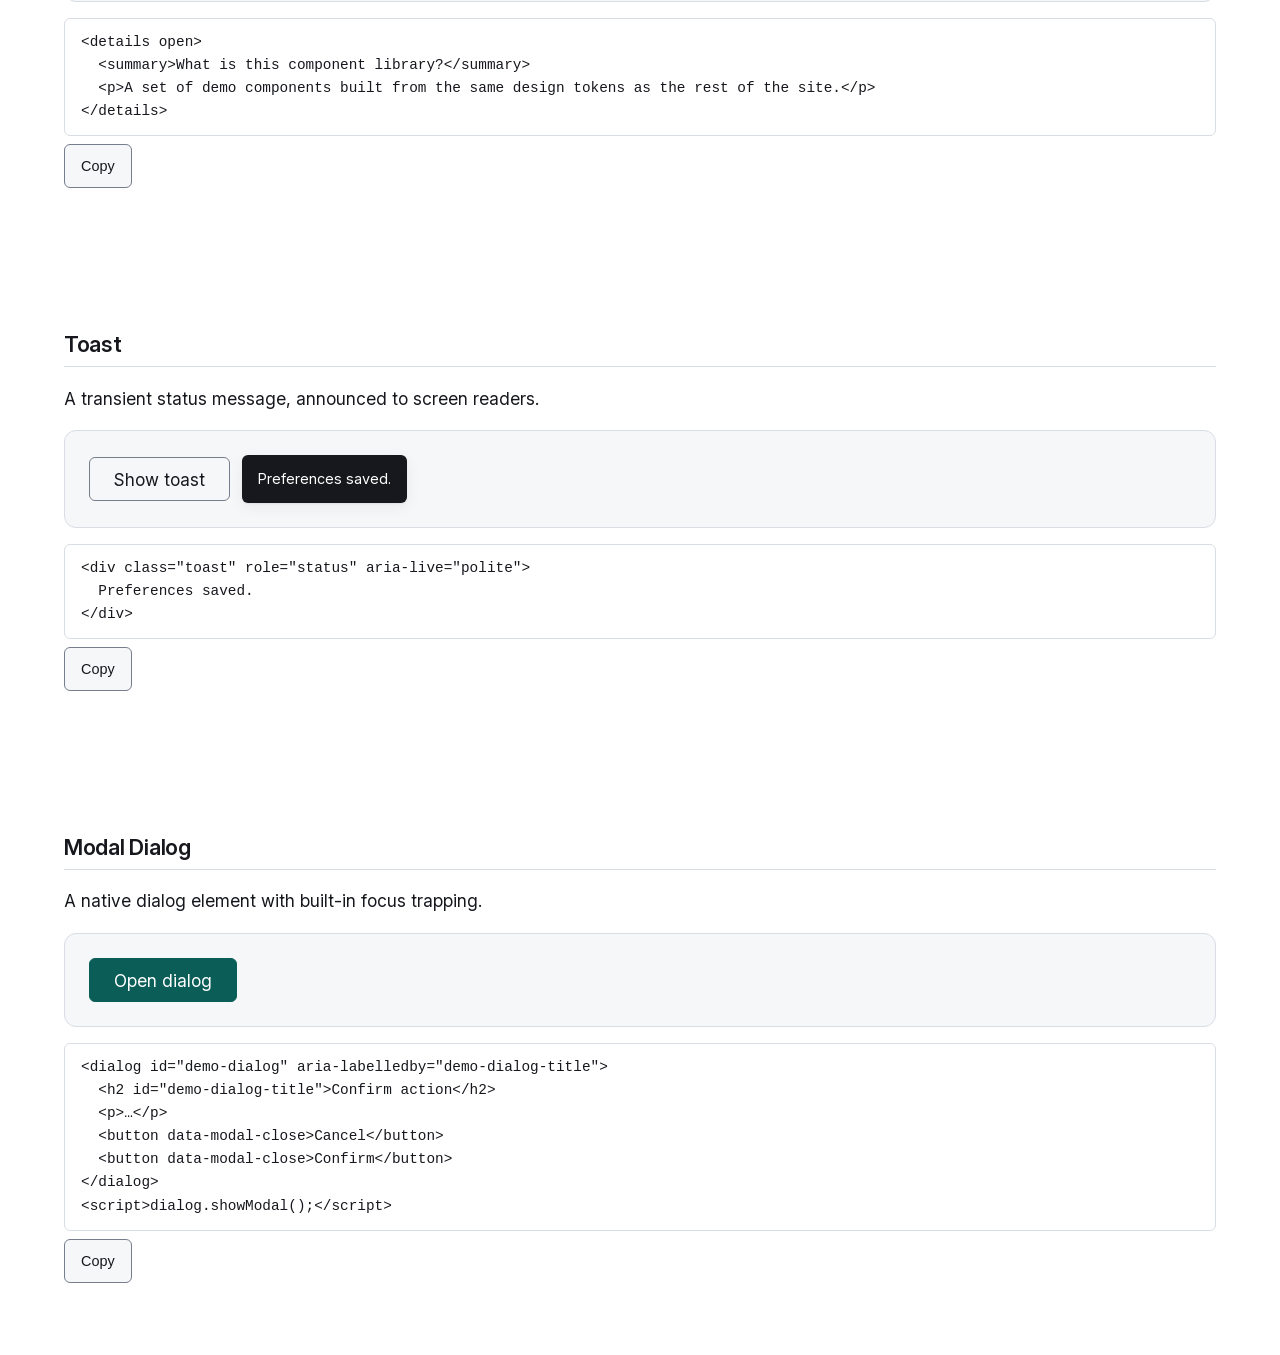
<file: demos/components/index.html>
<!doctype html>
<html lang="en" dir="ltr">
<head>
  <meta charset="UTF-8">
  <meta name="viewport" content="width=device-width, initial-scale=1">
  <title>Component Library — Musaad Muhammad</title>
  <meta name="description" content="A bilingual, hand-built component gallery: buttons, form fields, tabs, dialogs and toasts, shown in light and dark and in both reading directions. Personal concept project, not client work.">
  <meta name="author" content="Musaad Muhammad">
  <link rel="canonical" href="https://musaad-sharikh.github.io/demos/components/">
  <link rel="icon" type="image/svg+xml" href="../../assets/icons/favicon.svg">
  <link rel="apple-touch-icon" sizes="180x180" href="../../assets/icons/apple-touch-icon.png">
  <link rel="alternate" hreflang="en" href="https://musaad-sharikh.github.io/demos/components/?lang=en">
  <link rel="alternate" hreflang="ar" href="https://musaad-sharikh.github.io/demos/components/?lang=ar">
  <link rel="alternate" hreflang="x-default" href="https://musaad-sharikh.github.io/demos/components/">
  <meta property="og:title" content="Component Library — Musaad Muhammad">
  <meta property="og:description" content="A bilingual, hand-built component gallery: buttons, form fields, tabs, dialogs and toasts, shown in light and dark and in both reading directions. Personal concept project, not client work.">
  <meta property="og:url" content="https://musaad-sharikh.github.io/demos/components/">
  <meta property="og:type" content="website">
  <meta property="og:locale" content="en_US">
  <meta property="og:locale:alternate" content="ar_SA">
  <meta name="twitter:card" content="summary">
  <meta name="twitter:title" content="Component Library — Musaad Muhammad">
  <meta name="twitter:description" content="A bilingual, hand-built component gallery: buttons, form fields, tabs, dialogs and toasts, shown in light and dark and in both reading directions. Personal concept project, not client work.">
  <link rel="stylesheet" href="../../css/tokens.css">
  <link rel="stylesheet" href="../../css/base.css">
  <link rel="stylesheet" href="../../css/components.css">
  <link rel="stylesheet" href="../../css/print.css" media="print">
  <script>
    try {
      const t = localStorage.getItem('portfolio:theme');
      if (t) document.documentElement.dataset.theme = t;
      const q = new URLSearchParams(location.search).get('lang');
      const l = q === 'ar' || q === 'en' ? q : localStorage.getItem('portfolio:lang');
      if (l === 'ar') { document.documentElement.lang = 'ar'; document.documentElement.dir = 'rtl'; }
    } catch {}
  </script>
  <script type="module" src="demo.js"></script>
</head>
<body>
  <a class="skip-link" href="#main" data-i18n="skip.label">Skip to main content</a>

  <header class="site-header">
    <nav class="nav container" aria-label="Primary">
      <a class="action" href="../../index.html" data-i18n="back.toPortfolio">Back to portfolio</a>
      <div class="nav__toggles">
        <button type="button" id="lang-toggle" class="toggle" aria-pressed="false" aria-label="Switch to Arabic">ع</button>
        <button type="button" id="theme-toggle" class="toggle" aria-pressed="false" aria-label="Switch to dark theme">
          <svg class="toggle__icon toggle__icon--moon" viewBox="0 0 24 24" fill="none" stroke="currentColor" stroke-width="1.8" stroke-linecap="round" stroke-linejoin="round" aria-hidden="true" focusable="false">
            <path d="M20 14.5A8.5 8.5 0 0 1 9.5 4a8.5 8.5 0 1 0 10.5 10.5Z"/>
          </svg>
          <svg class="toggle__icon toggle__icon--sun" viewBox="0 0 24 24" fill="none" stroke="currentColor" stroke-width="1.8" stroke-linecap="round" stroke-linejoin="round" aria-hidden="true" focusable="false">
            <circle cx="12" cy="12" r="4.2"/>
            <path d="M12 2.5v2.2M12 19.3v2.2M4.2 4.2l1.6 1.6M18.2 18.2l1.6 1.6M2.5 12h2.2M19.3 12h2.2M4.2 19.8l1.6-1.6M18.2 5.8l1.6-1.6"/>
          </svg>
        </button>
      </div>
    </nav>
  </header>

  <main id="main">
    <div class="container demo-intro">
      <h1 data-i18n="page.title">Component Library</h1>
      <p class="badge" data-i18n="badge.label">Personal concept project — not client work</p>
      <p class="demo-intro__text" data-i18n="page.intro">A gallery of the interface components used across this site, built from the same design tokens as the portfolio itself. Every example ships with the markup that produces it.</p>

      <fieldset class="direction-control">
        <legend data-i18n="controls.direction.legend">Preview direction</legend>
        <label class="choice">
          <input type="radio" name="dir-override" value="auto" checked>
          <span data-i18n="controls.direction.auto">Follow the page</span>
        </label>
        <label class="choice">
          <input type="radio" name="dir-override" value="ltr">
          <span data-i18n="controls.direction.ltr">Left to right</span>
        </label>
        <label class="choice">
          <input type="radio" name="dir-override" value="rtl">
          <span data-i18n="controls.direction.rtl">Right to left</span>
        </label>
        <p class="direction-control__hint" data-i18n="controls.direction.hint">The gallery follows the page language by default. Pin it left-to-right or right-to-left to inspect a component in the other direction without switching languages.</p>
      </fieldset>
    </div>

    <div id="gallery">

      <section id="buttons" class="section" aria-labelledby="buttons-title">
        <div class="container">
          <h2 class="section__title" id="buttons-title" data-i18n="section.buttons.title">Buttons</h2>
          <p data-i18n="section.buttons.desc">Four button variants, including the disabled state.</p>
          <div class="demo-example">
            <button type="button" class="btn btn--primary" data-i18n="demo.btn.primary">Primary action</button>
            <button type="button" class="btn btn--secondary" data-i18n="demo.btn.secondary">Secondary action</button>
            <button type="button" class="btn btn--ghost" data-i18n="demo.btn.ghost">Ghost action</button>
            <button type="button" class="btn btn--primary" disabled data-i18n="demo.btn.disabled">Disabled action</button>
          </div>
          <div class="snippet">
            <pre><code id="snippet-buttons">&lt;button class="btn btn--primary"&gt;Primary action&lt;/button&gt;
&lt;button class="btn btn--secondary"&gt;Secondary action&lt;/button&gt;
&lt;button class="btn btn--ghost"&gt;Ghost action&lt;/button&gt;
&lt;button class="btn btn--primary" disabled&gt;Disabled action&lt;/button&gt;</code></pre>
            <button type="button" class="copy-button" data-copy="snippet-buttons" data-i18n="copy.button">Copy</button>
          </div>
        </div>
      </section>

      <section id="field" class="section" aria-labelledby="field-title">
        <div class="container">
          <h2 class="section__title" id="field-title" data-i18n="section.field.title">Text Input</h2>
          <p data-i18n="section.field.desc">Labeled fields with hint and error messaging.</p>
          <div class="demo-example demo-example--stack">
            <div class="field">
              <label class="field__label" for="input-email" data-i18n="demo.field.email.label">Email address</label>
              <input class="field__control" type="email" id="input-email" aria-describedby="email-hint">
              <p class="field__hint" id="email-hint" data-i18n="demo.field.email.hint">We'll use this only to send your receipt.</p>
            </div>
            <div class="field field--invalid">
              <label class="field__label" for="input-password" data-i18n="demo.field.password.label">Password</label>
              <input class="field__control" type="password" id="input-password" aria-invalid="true" aria-describedby="password-error">
              <p class="field__error" id="password-error" data-i18n="demo.field.password.error">Password must be at least 8 characters.</p>
            </div>
          </div>
          <div class="snippet">
            <pre><code id="snippet-field">&lt;label for="email"&gt;Email address&lt;/label&gt;
&lt;input type="email" id="email" aria-describedby="email-hint"&gt;
&lt;p id="email-hint"&gt;We'll use this only to send your receipt.&lt;/p&gt;

&lt;label for="password"&gt;Password&lt;/label&gt;
&lt;input type="password" id="password" aria-invalid="true" aria-describedby="password-error"&gt;
&lt;p id="password-error"&gt;Password must be at least 8 characters.&lt;/p&gt;</code></pre>
            <button type="button" class="copy-button" data-copy="snippet-field" data-i18n="copy.button">Copy</button>
          </div>
        </div>
      </section>

      <section id="select" class="section" aria-labelledby="select-title">
        <div class="container">
          <h2 class="section__title" id="select-title" data-i18n="section.select.title">Select</h2>
          <p data-i18n="section.select.desc">A native select styled to match the design tokens.</p>
          <div class="demo-example demo-example--stack">
            <div class="field">
              <label class="field__label" for="select-country" data-i18n="demo.select.label">Country</label>
              <select class="field__control" id="select-country">
                <option value="" data-i18n="demo.select.placeholder">Choose a country</option>
                <option value="sa" data-i18n="demo.select.sa">Saudi Arabia</option>
                <option value="ae" data-i18n="demo.select.ae">United Arab Emirates</option>
                <option value="other" data-i18n="demo.select.other">Other</option>
              </select>
            </div>
          </div>
          <div class="snippet">
            <pre><code id="snippet-select">&lt;label for="country"&gt;Country&lt;/label&gt;
&lt;select id="country"&gt;
  &lt;option value=""&gt;Choose a country&lt;/option&gt;
  &lt;option value="sa"&gt;Saudi Arabia&lt;/option&gt;
  &lt;option value="ae"&gt;United Arab Emirates&lt;/option&gt;
  &lt;option value="other"&gt;Other&lt;/option&gt;
&lt;/select&gt;</code></pre>
            <button type="button" class="copy-button" data-copy="snippet-select" data-i18n="copy.button">Copy</button>
          </div>
        </div>
      </section>

      <section id="choices" class="section" aria-labelledby="choices-title">
        <div class="container">
          <h2 class="section__title" id="choices-title" data-i18n="section.choices.title">Checkboxes &amp; Radio Buttons</h2>
          <p data-i18n="section.choices.desc">Grouped controls with fieldset and legend for screen readers.</p>
          <div class="demo-example demo-example--stack">
            <fieldset class="choice-group">
              <legend data-i18n="demo.choices.notify.legend">Notification preferences</legend>
              <label class="choice">
                <input type="checkbox" name="notify" value="email" checked>
                <span data-i18n="demo.choices.notify.email">Email updates</span>
              </label>
              <label class="choice">
                <input type="checkbox" name="notify" value="sms">
                <span data-i18n="demo.choices.notify.sms">SMS alerts</span>
              </label>
            </fieldset>
            <fieldset class="choice-group">
              <legend data-i18n="demo.choices.contact.legend">Preferred contact method</legend>
              <label class="choice">
                <input type="radio" name="contact" value="email" checked>
                <span data-i18n="demo.choices.contact.email">Email</span>
              </label>
              <label class="choice">
                <input type="radio" name="contact" value="phone">
                <span data-i18n="demo.choices.contact.phone">Phone</span>
              </label>
            </fieldset>
          </div>
          <div class="snippet">
            <pre><code id="snippet-choices">&lt;fieldset&gt;
  &lt;legend&gt;Notification preferences&lt;/legend&gt;
  &lt;label&gt;&lt;input type="checkbox" name="notify" value="email" checked&gt; Email updates&lt;/label&gt;
  &lt;label&gt;&lt;input type="checkbox" name="notify" value="sms"&gt; SMS alerts&lt;/label&gt;
&lt;/fieldset&gt;</code></pre>
            <button type="button" class="copy-button" data-copy="snippet-choices" data-i18n="copy.button">Copy</button>
          </div>
        </div>
      </section>

      <section id="card" class="section" aria-labelledby="card-title">
        <div class="container">
          <h2 class="section__title" id="card-title" data-i18n="section.card.title">Card</h2>
          <p data-i18n="section.card.desc">A content card built from the shared card styles.</p>
          <div class="demo-example">
            <article class="card">
              <h3 data-i18n="demo.card.title">Sample Card</h3>
              <p data-i18n="demo.card.body">Cards group related content with a consistent surface, border, and corner radius.</p>
            </article>
          </div>
          <div class="snippet">
            <pre><code id="snippet-card">&lt;article class="card"&gt;
  &lt;h3&gt;Sample Card&lt;/h3&gt;
  &lt;p&gt;Cards group related content with a consistent surface, border, and corner radius.&lt;/p&gt;
&lt;/article&gt;</code></pre>
            <button type="button" class="copy-button" data-copy="snippet-card" data-i18n="copy.button">Copy</button>
          </div>
        </div>
      </section>

      <section id="tabs" class="section" aria-labelledby="tabs-title">
        <div class="container">
          <h2 class="section__title" id="tabs-title" data-i18n="section.tabs.title">Tabs</h2>
          <p data-i18n="section.tabs.desc">WAI-ARIA tabs with roving tabindex. Arrow-key direction follows the gallery's current text direction above, not the page language.</p>
          <div class="demo-example demo-example--stack">
            <div class="tabs">
              <div role="tablist" class="tabs__list" data-i18n-attr="aria-label:section.tabs.title" aria-label="Tabs">
                <button type="button" role="tab" id="tab-1" aria-controls="panel-1" aria-selected="true" tabindex="0" class="tabs__tab" data-i18n="demo.tabs.tab1">Overview</button>
                <button type="button" role="tab" id="tab-2" aria-controls="panel-2" aria-selected="false" tabindex="-1" class="tabs__tab" data-i18n="demo.tabs.tab2">Specifications</button>
                <button type="button" role="tab" id="tab-3" aria-controls="panel-3" aria-selected="false" tabindex="-1" class="tabs__tab" data-i18n="demo.tabs.tab3">Reviews</button>
              </div>
              <div role="tabpanel" id="panel-1" aria-labelledby="tab-1" class="tabs__panel" tabindex="0">
                <p data-i18n="demo.tabs.panel1">A short overview panel. Use the arrow keys to move between tabs.</p>
              </div>
              <div role="tabpanel" id="panel-2" aria-labelledby="tab-2" class="tabs__panel" tabindex="0" hidden>
                <p data-i18n="demo.tabs.panel2">Specification details would appear here.</p>
              </div>
              <div role="tabpanel" id="panel-3" aria-labelledby="tab-3" class="tabs__panel" tabindex="0" hidden>
                <p data-i18n="demo.tabs.panel3">Reviews would appear here.</p>
              </div>
            </div>
          </div>
          <div class="snippet">
            <pre><code id="snippet-tabs">&lt;div role="tablist" aria-label="Tabs"&gt;
  &lt;button role="tab" aria-controls="panel-1" aria-selected="true" tabindex="0"&gt;Overview&lt;/button&gt;
  &lt;button role="tab" aria-controls="panel-2" aria-selected="false" tabindex="-1"&gt;Specifications&lt;/button&gt;
&lt;/div&gt;
&lt;div role="tabpanel" id="panel-1"&gt;…&lt;/div&gt;
&lt;div role="tabpanel" id="panel-2" hidden&gt;…&lt;/div&gt;</code></pre>
            <button type="button" class="copy-button" data-copy="snippet-tabs" data-i18n="copy.button">Copy</button>
          </div>
        </div>
      </section>

      <section id="accordion" class="section" aria-labelledby="accordion-title">
        <div class="container">
          <h2 class="section__title" id="accordion-title" data-i18n="section.accordion.title">Accordion</h2>
          <p data-i18n="section.accordion.desc">Native disclosure elements — no JavaScript required.</p>
          <div class="demo-example demo-example--stack">
            <div class="accordion">
              <details class="accordion__item" open>
                <summary data-i18n="demo.accordion.q1">What is this component library?</summary>
                <p data-i18n="demo.accordion.a1">A set of demo components built from the same design tokens as the rest of the site.</p>
              </details>
              <details class="accordion__item">
                <summary data-i18n="demo.accordion.q2">Is this used by real clients?</summary>
                <p data-i18n="demo.accordion.a2">No — this is a personal concept project, not client work.</p>
              </details>
            </div>
          </div>
          <div class="snippet">
            <pre><code id="snippet-accordion">&lt;details open&gt;
  &lt;summary&gt;What is this component library?&lt;/summary&gt;
  &lt;p&gt;A set of demo components built from the same design tokens as the rest of the site.&lt;/p&gt;
&lt;/details&gt;</code></pre>
            <button type="button" class="copy-button" data-copy="snippet-accordion" data-i18n="copy.button">Copy</button>
          </div>
        </div>
      </section>

      <section id="toast" class="section" aria-labelledby="toast-title">
        <div class="container">
          <h2 class="section__title" id="toast-title" data-i18n="section.toast.title">Toast</h2>
          <p data-i18n="section.toast.desc">A transient status message, announced to screen readers.</p>
          <div class="demo-example">
            <button type="button" id="toast-trigger" class="btn btn--secondary" data-i18n="demo.toast.trigger">Show toast</button>
            <div id="toast-box" class="toast" role="status" aria-live="polite" hidden>
              <span data-i18n="demo.toast.message">Preferences saved.</span>
            </div>
          </div>
          <div class="snippet">
            <pre><code id="snippet-toast">&lt;div class="toast" role="status" aria-live="polite"&gt;
  Preferences saved.
&lt;/div&gt;</code></pre>
            <button type="button" class="copy-button" data-copy="snippet-toast" data-i18n="copy.button">Copy</button>
          </div>
        </div>
      </section>

      <section id="modal" class="section" aria-labelledby="modal-section-title">
        <div class="container">
          <h2 class="section__title" id="modal-section-title" data-i18n="section.modal.title">Modal Dialog</h2>
          <p data-i18n="section.modal.desc">A native dialog element with built-in focus trapping.</p>
          <div class="demo-example">
            <button type="button" data-modal-open="demo-dialog" class="btn btn--primary" data-i18n="demo.modal.trigger">Open dialog</button>
            <dialog id="demo-dialog" class="dialog" aria-labelledby="demo-dialog-title">
              <h2 id="demo-dialog-title" data-i18n="demo.modal.title">Confirm action</h2>
              <p data-i18n="demo.modal.body">This is a demo dialog. Focus is trapped inside it and returns to the trigger button when it closes.</p>
              <div class="dialog__actions">
                <button type="button" class="btn btn--secondary" data-modal-close data-i18n="demo.modal.cancel">Cancel</button>
                <button type="button" class="btn btn--primary" data-modal-close data-i18n="demo.modal.confirm">Confirm</button>
              </div>
            </dialog>
          </div>
          <div class="snippet">
            <pre><code id="snippet-modal">&lt;dialog id="demo-dialog" aria-labelledby="demo-dialog-title"&gt;
  &lt;h2 id="demo-dialog-title"&gt;Confirm action&lt;/h2&gt;
  &lt;p&gt;…&lt;/p&gt;
  &lt;button data-modal-close&gt;Cancel&lt;/button&gt;
  &lt;button data-modal-close&gt;Confirm&lt;/button&gt;
&lt;/dialog&gt;
&lt;script&gt;dialog.showModal();&lt;/script&gt;</code></pre>
            <button type="button" class="copy-button" data-copy="snippet-modal" data-i18n="copy.button">Copy</button>
          </div>
        </div>
      </section>

    </div>
  </main>

  <div class="visually-hidden" role="status" aria-live="polite" id="i18n-status"></div>
</body>
</html>
</file>
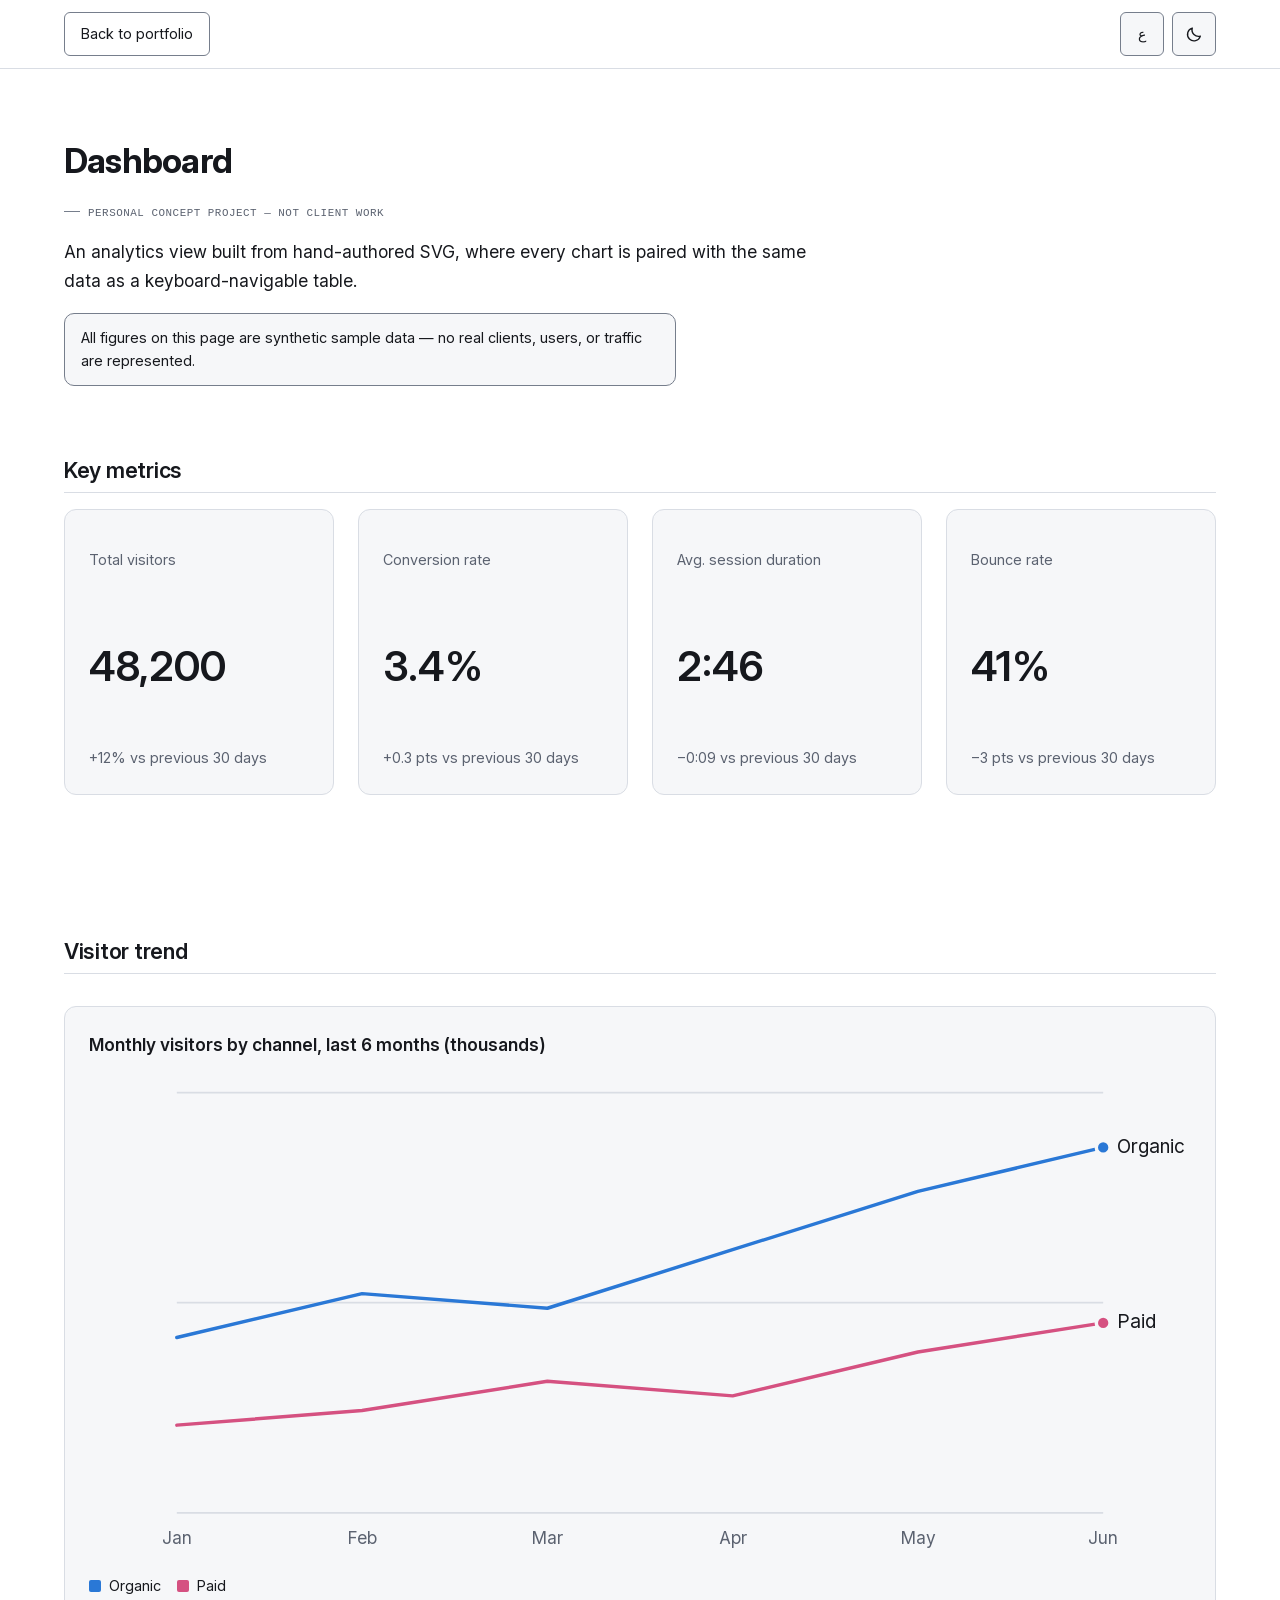
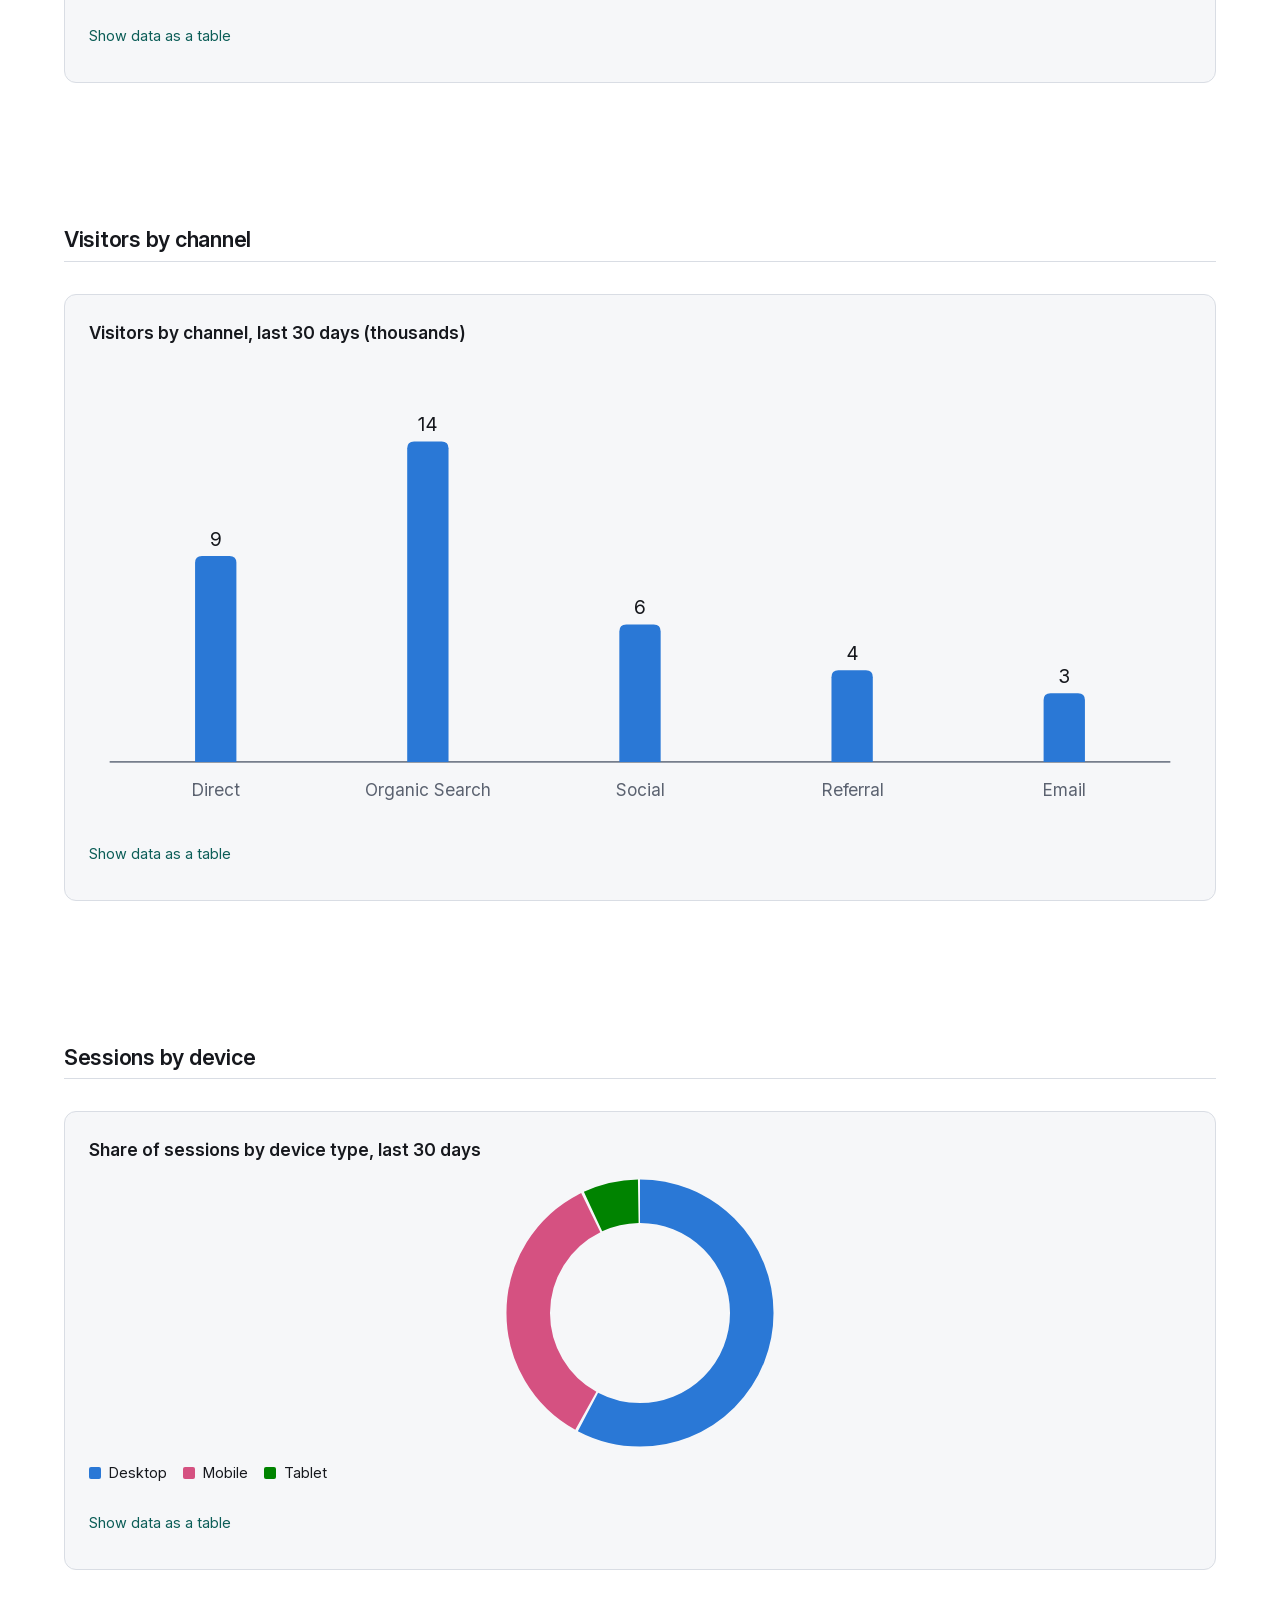
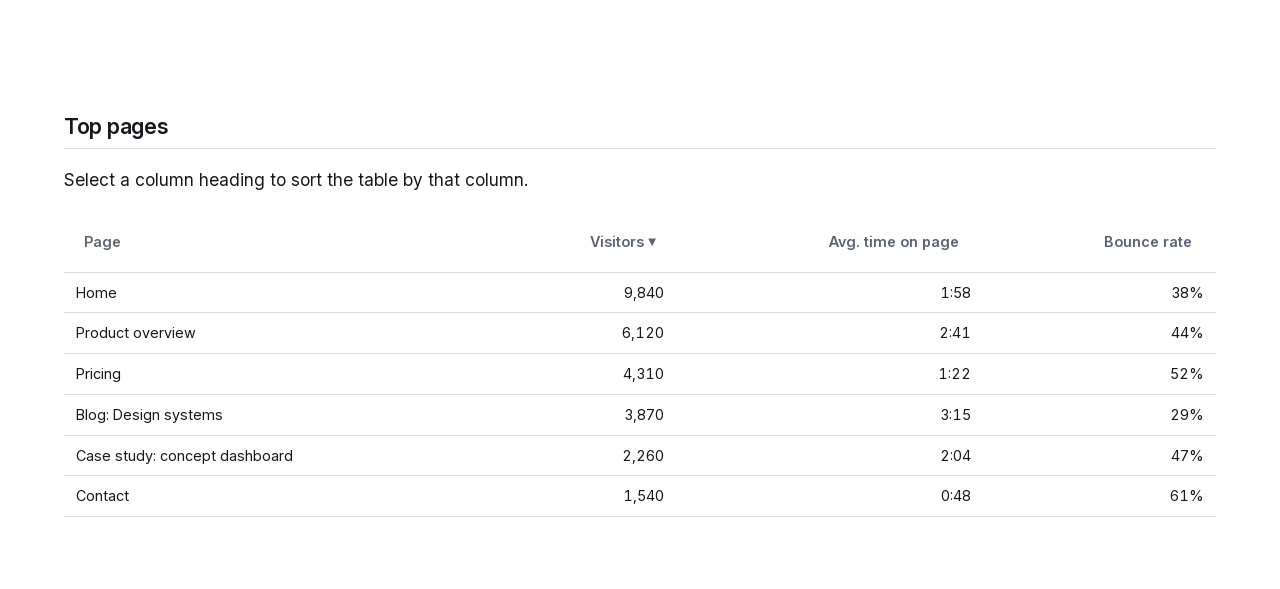
<file: demos/dashboard/index.html>
<!doctype html>
<html lang="en" dir="ltr">
<head>
  <meta charset="UTF-8">
  <meta name="viewport" content="width=device-width, initial-scale=1">
  <title>Dashboard — Musaad Muhammad</title>
  <meta name="description" content="A bilingual analytics dashboard built from hand-authored SVG — every chart is paired with the same data as an accessible, sortable table. Personal concept project, not client work.">
  <meta name="author" content="Musaad Muhammad">
  <link rel="canonical" href="https://musaad-sharikh.github.io/demos/dashboard/">
  <link rel="icon" type="image/svg+xml" href="../../assets/icons/favicon.svg">
  <link rel="apple-touch-icon" sizes="180x180" href="../../assets/icons/apple-touch-icon.png">
  <link rel="alternate" hreflang="en" href="https://musaad-sharikh.github.io/demos/dashboard/?lang=en">
  <link rel="alternate" hreflang="ar" href="https://musaad-sharikh.github.io/demos/dashboard/?lang=ar">
  <link rel="alternate" hreflang="x-default" href="https://musaad-sharikh.github.io/demos/dashboard/">
  <meta property="og:title" content="Dashboard — Musaad Muhammad">
  <meta property="og:description" content="A bilingual analytics dashboard built from hand-authored SVG — every chart is paired with the same data as an accessible, sortable table. Personal concept project, not client work.">
  <meta property="og:url" content="https://musaad-sharikh.github.io/demos/dashboard/">
  <meta property="og:type" content="website">
  <meta property="og:locale" content="en_US">
  <meta property="og:locale:alternate" content="ar_SA">
  <meta name="twitter:card" content="summary">
  <meta name="twitter:title" content="Dashboard — Musaad Muhammad">
  <meta name="twitter:description" content="A bilingual analytics dashboard built from hand-authored SVG — every chart is paired with the same data as an accessible, sortable table. Personal concept project, not client work.">
  <link rel="stylesheet" href="../../css/tokens.css">
  <link rel="stylesheet" href="../../css/base.css">
  <link rel="stylesheet" href="../../css/components.css">
  <link rel="stylesheet" href="../../css/print.css" media="print">
  <script>
    try {
      const t = localStorage.getItem('portfolio:theme');
      if (t) document.documentElement.dataset.theme = t;
      const q = new URLSearchParams(location.search).get('lang');
      const l = q === 'ar' || q === 'en' ? q : localStorage.getItem('portfolio:lang');
      if (l === 'ar') { document.documentElement.lang = 'ar'; document.documentElement.dir = 'rtl'; }
    } catch {}
  </script>
  <script type="module" src="demo.js"></script>
</head>
<body>
  <a class="skip-link" href="#main" data-i18n="skip.label">Skip to main content</a>

  <header class="site-header">
    <nav class="nav container" aria-label="Primary">
      <a class="action" href="../../index.html" data-i18n="back.toPortfolio">Back to portfolio</a>
      <div class="nav__toggles">
        <button type="button" id="lang-toggle" class="toggle" aria-pressed="false" aria-label="Switch to Arabic">ع</button>
        <button type="button" id="theme-toggle" class="toggle" aria-pressed="false" aria-label="Switch to dark theme">
          <svg class="toggle__icon toggle__icon--moon" viewBox="0 0 24 24" fill="none" stroke="currentColor" stroke-width="1.8" stroke-linecap="round" stroke-linejoin="round" aria-hidden="true" focusable="false">
            <path d="M20 14.5A8.5 8.5 0 0 1 9.5 4a8.5 8.5 0 1 0 10.5 10.5Z"/>
          </svg>
          <svg class="toggle__icon toggle__icon--sun" viewBox="0 0 24 24" fill="none" stroke="currentColor" stroke-width="1.8" stroke-linecap="round" stroke-linejoin="round" aria-hidden="true" focusable="false">
            <circle cx="12" cy="12" r="4.2"/>
            <path d="M12 2.5v2.2M12 19.3v2.2M4.2 4.2l1.6 1.6M18.2 18.2l1.6 1.6M2.5 12h2.2M19.3 12h2.2M4.2 19.8l1.6-1.6M18.2 5.8l1.6-1.6"/>
          </svg>
        </button>
      </div>
    </nav>
  </header>

  <main id="main">
    <div class="container demo-intro">
      <h1 data-i18n="page.title">Dashboard</h1>
      <p class="badge" data-i18n="badge.label">Personal concept project — not client work</p>
      <p class="demo-intro__text" data-i18n="page.intro">An analytics view built from hand-authored SVG, where every chart is paired with the same data as a keyboard-navigable table.</p>
      <p class="dashboard-note" data-i18n="dashboard.syntheticNote">All figures on this page are synthetic sample data — no real clients, users, or traffic are represented.</p>
    </div>

    <section id="kpis" class="section" aria-labelledby="kpis-title">
      <div class="container">
        <h2 class="section__title" id="kpis-title" data-i18n="kpis.title">Key metrics</h2>
        <div class="kpi-row">
          <div class="kpi-tile">
            <p class="kpi-tile__label" data-i18n="kpi.visitors.label">Total visitors</p>
            <!-- Value is a plain number: same in both languages (this project keeps
                 Western numerals in Arabic too), so it carries no data-i18n key. -->
            <p class="kpi-tile__value">48,200</p>
            <p class="kpi-tile__delta" data-i18n="kpi.visitors.delta">+12% vs previous 30 days</p>
          </div>
          <div class="kpi-tile">
            <p class="kpi-tile__label" data-i18n="kpi.conversion.label">Conversion rate</p>
            <p class="kpi-tile__value">3.4%</p>
            <p class="kpi-tile__delta" data-i18n="kpi.conversion.delta">+0.3 pts vs previous 30 days</p>
          </div>
          <div class="kpi-tile">
            <p class="kpi-tile__label" data-i18n="kpi.session.label">Avg. session duration</p>
            <p class="kpi-tile__value">2:46</p>
            <p class="kpi-tile__delta" data-i18n="kpi.session.delta">−0:09 vs previous 30 days</p>
          </div>
          <div class="kpi-tile">
            <p class="kpi-tile__label" data-i18n="kpi.bounce.label">Bounce rate</p>
            <p class="kpi-tile__value">41%</p>
            <p class="kpi-tile__delta" data-i18n="kpi.bounce.delta">−3 pts vs previous 30 days</p>
          </div>
        </div>
      </div>
    </section>

    <section id="trend" class="section" aria-labelledby="trend-title">
      <div class="container">
        <h2 class="section__title" id="trend-title" data-i18n="trend.title">Visitor trend</h2>
        <figure class="chart-figure">
          <figcaption data-i18n="trend.figcaption">Monthly visitors by channel, last 6 months (thousands)</figcaption>
          <div id="chart-trend" class="chart-figure__canvas"></div>
          <ul class="chart-legend" role="list">
            <li><span class="chart-legend__swatch chart-legend__swatch--1" aria-hidden="true"></span><span data-i18n="trend.legend.organic">Organic</span></li>
            <li><span class="chart-legend__swatch chart-legend__swatch--2" aria-hidden="true"></span><span data-i18n="trend.legend.paid">Paid</span></li>
          </ul>
          <details class="chart-table-details">
            <summary data-i18n="trend.table.summary">Show data as a table</summary>
            <table class="data-table">
              <caption class="visually-hidden" data-i18n="trend.table.caption">Monthly visitors by channel — table view</caption>
              <thead>
                <tr>
                  <th scope="col" data-i18n="trend.table.month">Month</th>
                  <th scope="col" data-type="number" data-i18n="trend.legend.organic">Organic</th>
                  <th scope="col" data-type="number" data-i18n="trend.legend.paid">Paid</th>
                </tr>
              </thead>
              <tbody>
                <tr><td data-i18n="chart.month.jan">Jan</td><td data-type="number">12</td><td data-type="number">6</td></tr>
                <tr><td data-i18n="chart.month.feb">Feb</td><td data-type="number">15</td><td data-type="number">7</td></tr>
                <tr><td data-i18n="chart.month.mar">Mar</td><td data-type="number">14</td><td data-type="number">9</td></tr>
                <tr><td data-i18n="chart.month.apr">Apr</td><td data-type="number">18</td><td data-type="number">8</td></tr>
                <tr><td data-i18n="chart.month.may">May</td><td data-type="number">22</td><td data-type="number">11</td></tr>
                <tr><td data-i18n="chart.month.jun">Jun</td><td data-type="number">25</td><td data-type="number">13</td></tr>
              </tbody>
            </table>
          </details>
        </figure>
      </div>
    </section>

    <section id="channels" class="section" aria-labelledby="channels-title">
      <div class="container">
        <h2 class="section__title" id="channels-title" data-i18n="channels.title">Visitors by channel</h2>
        <figure class="chart-figure">
          <figcaption data-i18n="channels.figcaption">Visitors by channel, last 30 days (thousands)</figcaption>
          <div id="chart-channels" class="chart-figure__canvas"></div>
          <details class="chart-table-details">
            <summary data-i18n="channels.table.summary">Show data as a table</summary>
            <table class="data-table">
              <caption class="visually-hidden" data-i18n="channels.table.caption">Visitors by channel — table view</caption>
              <thead>
                <tr>
                  <th scope="col" data-i18n="channels.table.channel">Channel</th>
                  <th scope="col" data-type="number" data-i18n="channels.table.visitors">Visitors</th>
                </tr>
              </thead>
              <tbody>
                <tr><td data-i18n="chart.channel.direct">Direct</td><td data-type="number">9</td></tr>
                <tr><td data-i18n="chart.channel.organicSearch">Organic Search</td><td data-type="number">14</td></tr>
                <tr><td data-i18n="chart.channel.social">Social</td><td data-type="number">6</td></tr>
                <tr><td data-i18n="chart.channel.referral">Referral</td><td data-type="number">4</td></tr>
                <tr><td data-i18n="chart.channel.email">Email</td><td data-type="number">3</td></tr>
              </tbody>
            </table>
          </details>
        </figure>
      </div>
    </section>

    <section id="devices" class="section" aria-labelledby="devices-title">
      <div class="container">
        <h2 class="section__title" id="devices-title" data-i18n="devices.title">Sessions by device</h2>
        <figure class="chart-figure">
          <figcaption data-i18n="devices.figcaption">Share of sessions by device type, last 30 days</figcaption>
          <div id="chart-devices" class="chart-figure__canvas chart-figure__canvas--donut"></div>
          <ul class="chart-legend" role="list">
            <li><span class="chart-legend__swatch chart-legend__swatch--1" aria-hidden="true"></span><span data-i18n="devices.legend.desktop">Desktop</span></li>
            <li><span class="chart-legend__swatch chart-legend__swatch--2" aria-hidden="true"></span><span data-i18n="devices.legend.mobile">Mobile</span></li>
            <li><span class="chart-legend__swatch chart-legend__swatch--3" aria-hidden="true"></span><span data-i18n="devices.legend.tablet">Tablet</span></li>
          </ul>
          <details class="chart-table-details">
            <summary data-i18n="devices.table.summary">Show data as a table</summary>
            <table class="data-table">
              <caption class="visually-hidden" data-i18n="devices.table.caption">Share of sessions by device — table view</caption>
              <thead>
                <tr>
                  <th scope="col" data-i18n="devices.table.device">Device</th>
                  <th scope="col" data-type="number" data-i18n="devices.table.share">Share</th>
                </tr>
              </thead>
              <tbody>
                <tr><td data-i18n="devices.legend.desktop">Desktop</td><td data-type="number">58%</td></tr>
                <tr><td data-i18n="devices.legend.mobile">Mobile</td><td data-type="number">35%</td></tr>
                <tr><td data-i18n="devices.legend.tablet">Tablet</td><td data-type="number">7%</td></tr>
              </tbody>
            </table>
          </details>
        </figure>
      </div>
    </section>

    <section id="pages" class="section" aria-labelledby="pages-title">
      <div class="container">
        <h2 class="section__title" id="pages-title" data-i18n="pages.title">Top pages</h2>
        <p data-i18n="pages.intro">Select a column heading to sort the table by that column.</p>
        <table class="data-table" id="pages-table">
          <caption class="visually-hidden" data-i18n="pages.table.caption">Top pages by visitors, sortable</caption>
          <thead>
            <tr>
              <th scope="col" aria-sort="none">
                <button type="button" class="sort-btn" data-sort-key="page" data-sort-type="text">
                  <span data-i18n="pages.table.page">Page</span>
                  <span class="sort-btn__indicator" aria-hidden="true"></span>
                </button>
              </th>
              <th scope="col" data-type="number" aria-sort="descending">
                <button type="button" class="sort-btn" data-sort-key="visitors" data-sort-type="number">
                  <span data-i18n="pages.table.visitors">Visitors</span>
                  <span class="sort-btn__indicator" aria-hidden="true">▼</span>
                </button>
              </th>
              <th scope="col" data-type="number" aria-sort="none">
                <button type="button" class="sort-btn" data-sort-key="avgTime" data-sort-type="number">
                  <span data-i18n="pages.table.avgTime">Avg. time on page</span>
                  <span class="sort-btn__indicator" aria-hidden="true"></span>
                </button>
              </th>
              <th scope="col" data-type="number" aria-sort="none">
                <button type="button" class="sort-btn" data-sort-key="bounce" data-sort-type="number">
                  <span data-i18n="pages.table.bounce">Bounce rate</span>
                  <span class="sort-btn__indicator" aria-hidden="true"></span>
                </button>
              </th>
            </tr>
          </thead>
          <tbody>
            <tr>
              <td data-i18n="table.page.home" data-value="Home">Home</td>
              <td data-type="number" data-value="9840">9,840</td>
              <td data-type="number" data-value="118">1:58</td>
              <td data-type="number" data-value="38">38%</td>
            </tr>
            <tr>
              <td data-i18n="table.page.productOverview" data-value="Product overview">Product overview</td>
              <td data-type="number" data-value="6120">6,120</td>
              <td data-type="number" data-value="161">2:41</td>
              <td data-type="number" data-value="44">44%</td>
            </tr>
            <tr>
              <td data-i18n="table.page.pricing" data-value="Pricing">Pricing</td>
              <td data-type="number" data-value="4310">4,310</td>
              <td data-type="number" data-value="82">1:22</td>
              <td data-type="number" data-value="52">52%</td>
            </tr>
            <tr>
              <td data-i18n="table.page.blog" data-value="Blog: Design systems">Blog: Design systems</td>
              <td data-type="number" data-value="3870">3,870</td>
              <td data-type="number" data-value="195">3:15</td>
              <td data-type="number" data-value="29">29%</td>
            </tr>
            <tr>
              <td data-i18n="table.page.caseStudy" data-value="Case study: concept dashboard">Case study: concept dashboard</td>
              <td data-type="number" data-value="2260">2,260</td>
              <td data-type="number" data-value="124">2:04</td>
              <td data-type="number" data-value="47">47%</td>
            </tr>
            <tr>
              <td data-i18n="table.page.contact" data-value="Contact">Contact</td>
              <td data-type="number" data-value="1540">1,540</td>
              <td data-type="number" data-value="48">0:48</td>
              <td data-type="number" data-value="61">61%</td>
            </tr>
          </tbody>
        </table>
      </div>
    </section>
  </main>

  <div class="visually-hidden" role="status" aria-live="polite" id="i18n-status"></div>
</body>
</html>
</file>
<file: css/tokens.css>
/* unicode-range is load-bearing: it stops the English page from ever fetching the
   Arabic face, and stops the Arabic page from fetching Inter for anything but the
   Latin runs embedded in Arabic sentences. */
@font-face {
  font-family: 'Inter';
  src: url('../assets/fonts/inter-subset.woff2') format('woff2-variations');
  font-weight: 100 900;
  font-display: swap;
  /* U+2215 (division slash) and U+FFFD (replacement character) are omitted: the source
     Inter build has no glyph for either, so inter-subset.woff2 doesn't either. Declaring
     them here would make the browser select this face for those codepoints and draw
     tofu instead of falling back. Don't add them back without adding the glyphs. */
  unicode-range: U+0000-00FF, U+0131, U+0152-0153, U+02BB-02BC, U+2000-206F, U+2074,
                 U+20AC, U+2122, U+2191, U+2193, U+2212, U+FEFF;
}

/* IBM Plex Sans Arabic ships as static weights, not a variable font, so each
   weight is its own face. This is not a downgrade: because every face carries the
   same unicode-range, an English reader still downloads none of them, and an
   Arabic reader downloads only the weights the page actually paints — 400 for
   body copy, 600 for UI labels, 700 for headings and table headers.

   U+200C-200F (ZWJ/ZWNJ and the directional marks) is NOT declared: IBM Plex
   Sans Arabic has no glyphs for those four codepoints. They are zero-width and
   the shaper handles them, so falling back costs nothing — but declaring them
   would point the browser at a face that cannot draw them.

   U+FB50-FDFF (Presentation Forms-A) IS declared here, unlike the Noto build it
   replaces: these 196 glyphs are present, so pasted legacy text renders rather
   than falling back. */
@font-face {
  font-family: 'IBM Plex Sans Arabic';
  src: url('../assets/fonts/ibm-plex-sans-arabic-400.woff2') format('woff2');
  font-weight: 400;
  font-display: swap;
  unicode-range: U+0600-06FF, U+0750-077F, U+08A0-08FF, U+FB50-FDFF, U+FE70-FEFF;
}

@font-face {
  font-family: 'IBM Plex Sans Arabic';
  src: url('../assets/fonts/ibm-plex-sans-arabic-600.woff2') format('woff2');
  font-weight: 600;
  font-display: swap;
  unicode-range: U+0600-06FF, U+0750-077F, U+08A0-08FF, U+FB50-FDFF, U+FE70-FEFF;
}

@font-face {
  font-family: 'IBM Plex Sans Arabic';
  src: url('../assets/fonts/ibm-plex-sans-arabic-700.woff2') format('woff2');
  font-weight: 700;
  font-display: swap;
  unicode-range: U+0600-06FF, U+0750-077F, U+08A0-08FF, U+FB50-FDFF, U+FE70-FEFF;
}

:root {
  /* Declaring both schemes lets light-dark() resolve, and lets [data-theme] override
     it by changing nothing but color-scheme. Every colour is stated once, so the two
     themes cannot drift apart. */
  color-scheme: light dark;

  --color-bg:            light-dark(#ffffff, #101216);
  --color-surface:       light-dark(#f6f7f9, #191c22);
  --color-text:          light-dark(#16181d, #e9ecf1);
  --color-text-muted:    light-dark(#5b6270, #a3abb9);
  /* Ink teal, not link blue. Two reasons beyond taste. The first is separation:
     the previous accent (#1c5fd6) sat one hue step from --chart-1 (#2a78d6), so on
     the dashboard a link and a data series read as the same colour. The second is
     headroom — measured against this file's own neutrals, teal clears every gate in
     tools/contrast.test.mjs by a wider margin than the blue it replaces:
     7.73:1 on --color-bg and 7.21:1 on --color-surface in light, 10.29:1 and 9.37:1
     in dark, with --color-on-accent at 7.73:1 and 10.45:1 on top of it. */
  --color-accent:        light-dark(#0b5d57, #5ad3c2);
  --color-on-accent:     light-dark(#ffffff, #0d1017);
  --color-border:        light-dark(#d9dde4, #2a303a); /* decorative — no contrast floor */
  --color-border-strong: light-dark(#767e8c, #666e7c); /* control boundaries — gated at 3:1 */
  --color-focus:         light-dark(#0b5d57, #5ad3c2);

  /* Chart categorical palette (dataviz skill, dashboard demo). Five slots taken
     from the skill's documented 8-hue default order (blue, orange, aqua, yellow,
     magenta, green, violet, red), keeping their RELATIVE order — never cycled or
     eyeballed. Slots 2/3/4 (orange, aqua, yellow) are skipped: their documented
     *light*-band step falls under 3:1 against this project's actual
     --color-surface (2.99 / 2.63 / 2.02:1 measured), and reusing their
     already-validated *dark*-band step for both themes collapses adjacent-pair
     CVD separation once yellow (which normally sits between aqua and magenta)
     is removed (ΔE 1.6 deutan — see task-13-14-report.md). Slots 1/5/6/7/8
     (blue, magenta, green, violet, red) pass every check — lightness band,
     chroma floor, adjacent AND all-pairs CVD (worst ΔE 13.0, both modes),
     normal-vision floor, and 3:1 contrast against --color-surface — using their
     hex values completely unmodified from the skill's palette.md, renumbered
     --chart-1..--chart-5. Re-validated in tools/contrast.test.mjs. */
  --chart-1: light-dark(#2a78d6, #3987e5); /* blue */
  --chart-2: light-dark(#d55181, #d55181); /* magenta (dark-band step, both modes) */
  --chart-3: light-dark(#008300, #008300); /* green */
  --chart-4: light-dark(#4a3aa7, #9085e9); /* violet */
  --chart-5: light-dark(#e34948, #e66767); /* red */

  --font-latin: 'Inter', system-ui, -apple-system, 'Segoe UI', sans-serif;
  /* Inter sits second on purpose. IBM Plex Sans Arabic's unicode-range claims no
     Latin, so the Latin runs embedded in Arabic sentences — HTML, Figma, GitHub,
     aDawliah — fall through to the next family. Without Inter here they landed on
     whatever system font came next, so the same word was set in one typeface on
     the English page and another on the Arabic one. */
  --font-arabic: 'IBM Plex Sans Arabic', 'Inter', 'Segoe UI', Tahoma, sans-serif;

  /* The third role, for dates, eyebrows and disclosure labels. It is a system
     stack rather than a fourth shipped face: an Arabic visit already pays for
     190 KB of fonts against a 300 KB budget, and a label register is not worth
     the remainder. --font-label is what markup actually asks for, so the Arabic
     page keeps IBM Plex Sans Arabic everywhere — a Latin monospace stack has no
     Arabic glyphs, and asking for one would drop Arabic labels onto whatever
     system face answered next. In Arabic the label register is carried by size,
     colour and the leading rule instead of by a change of face. */
  --font-mono: ui-monospace, 'SF Mono', SFMono-Regular, Menlo, Consolas, 'Liberation Mono', monospace;
  --font-label: var(--font-mono);

  /* Arabic sits visually smaller than Latin at the same nominal size. The
     compensation multiplies the scale itself rather than `body { font-size }`,
     because every heading, nav link, card title and label sizes itself from one
     of these rem-based tokens — none of which inherit from body, so a scaled
     body reached only the handful of elements that set no size of their own. */
  --script-scale: 1;
  --text-sm: calc(clamp(0.82rem, 0.79rem + 0.14vw, 0.9rem) * var(--script-scale));
  --text-base: calc(clamp(1rem, 0.96rem + 0.2vw, 1.08rem) * var(--script-scale));
  --text-lg: calc(clamp(1.16rem, 1.08rem + 0.4vw, 1.35rem) * var(--script-scale));
  --text-xl: calc(clamp(1.4rem, 1.25rem + 0.75vw, 1.85rem) * var(--script-scale));
  --text-2xl: calc(clamp(1.75rem, 1.45rem + 1.5vw, 2.6rem) * var(--script-scale));
  --text-3xl: calc(clamp(2.25rem, 1.7rem + 2.75vw, 4rem) * var(--script-scale));

  /* Latin display sizes are drawn loose by default and need negative tracking.
     Arabic must never receive it: letter-spacing inserts gaps between letters the
     shaper joined, which breaks the cursive outright. Both values are therefore
     tokens that Arabic zeroes, rather than per-element declarations. */
  --tracking-display: -0.022em;
  --tracking-heading: -0.012em;
  --tracking-label: 0.08em;

  --space-1: 0.25rem;
  --space-2: 0.5rem;
  --space-3: 0.75rem;
  --space-4: 1rem;
  --space-5: 1.5rem;
  --space-6: 2rem;
  --space-7: 3rem;
  --space-8: 4.5rem;

  --radius-sm: 6px;
  --radius-md: 10px;
  --radius-lg: 12px;
  /* Elevation is reserved for things that genuinely float — dialogs, the drawer,
     the toast, and a card while it is hovered. A resting card is flat. */
  --shadow-1: 0 1px 2px rgb(0 0 0 / 6%), 0 4px 16px rgb(0 0 0 / 6%);
  --duration-fast: 160ms;
  --duration-slow: 420ms;
  --ease-out: cubic-bezier(0.2, 0.7, 0.3, 1);

  --measure: 68ch;
  /* Width of the metadata column that carries section titles and dates. Wide
     enough for "Certifications" at --text-lg, including the Arabic uplift. */
  --col-margin: 12rem;
}

/* Arabic overrides: the optical size uplift, and the tracking that must not
   survive the switch. Nothing else about the scale changes. */
:root[lang='ar'] {
  --script-scale: 1.08;
  --tracking-display: 0;
  --tracking-heading: 0;
  --tracking-label: 0;
  --font-label: var(--font-arabic);
}

/* An explicit choice is expressed purely as a color-scheme override. No colour is
   restated, so there is no second copy of the palette to keep in sync. With no
   [data-theme] present, color-scheme: light dark means the OS preference wins. */
:root[data-theme='light'] { color-scheme: light; }
:root[data-theme='dark']  { color-scheme: dark; }
</file>
<file: css/base.css>
*, *::before, *::after { box-sizing: border-box; }

body {
  margin: 0;
  background: var(--color-bg);
  color: var(--color-text);
  font-family: var(--font-latin);
  font-size: var(--text-base);
  line-height: 1.65;
  -webkit-font-smoothing: antialiased;
}

/* The size uplift lives on the scale itself (tokens.css), so all this has to
   carry is the family and the looser leading Arabic wants. */
:root[lang='ar'] body {
  font-family: var(--font-arabic);
  line-height: 1.9;
}

:where(a) { color: var(--color-accent); }

:where(h1, h2, h3) {
  line-height: 1.2;
  text-wrap: balance;
  letter-spacing: var(--tracking-heading);
}

h1 { letter-spacing: var(--tracking-display); }

:where(p) { max-inline-size: var(--measure); text-wrap: pretty; }

:focus-visible {
  outline: 3px solid var(--color-focus);
  outline-offset: 2px;
  border-radius: var(--radius-sm);
}

.visually-hidden {
  position: absolute;
  inline-size: 1px;
  block-size: 1px;
  padding: 0;
  margin: -1px;
  overflow: hidden;
  clip-path: inset(50%);
  white-space: nowrap;
}

.skip-link {
  position: absolute;
  inset-block-start: var(--space-2);
  inset-inline-start: var(--space-2);
  z-index: 10;
  padding: var(--space-2) var(--space-4);
  background: var(--color-accent);
  color: var(--color-on-accent);
  border-radius: var(--radius-sm);
  transform: translateY(-200%);
}

.skip-link:focus-visible { transform: none; }

.container {
  inline-size: min(100% - var(--space-5) * 2, 72rem);
  margin-inline: auto;
}

/* Vertical rhythm between flow children — no gap before the first child. */
.stack > * + * { margin-block-start: var(--space-4); }

.section { padding-block: var(--space-8); }

/* Short sections — skills, certifications, languages — carry less padding than
   the three that hold the argument, so the page does not close on three bands of
   near-empty space all weighted like the hero. */
.section--tight { padding-block: var(--space-7); }

/* Anchor targets clear the sticky header instead of landing under it. */
.section, .hero { scroll-margin-block-start: var(--space-7); }

/* The page grid: a metadata column holding the section title, and the content
   column beside it. Below 64rem it collapses and the title simply sits above its
   content. Logical columns, so RTL mirrors with no direction-specific rule. */
.section__grid { display: grid; gap: var(--space-4); }

@media (min-width: 64rem) {
  .section__grid {
    grid-template-columns: var(--col-margin) minmax(0, 1fr);
    gap: var(--space-7);
    align-items: start;
  }
}

/* Section titles label their section rather than announcing it across the full
   measure. The rule under the title is what marks the boundary wherever the
   metadata column is not in play — every demo page, which stacks its sections
   in one column, and the home page below 64rem where the grid has collapsed.
   Where the column IS in play, the layout says it instead and the rule goes. */
.section__title {
  margin-block: 0 var(--space-4);
  padding-block-end: var(--space-2);
  border-block-end: 1px solid var(--color-border);
  font-size: var(--text-lg);
  font-weight: 600;
  color: var(--color-text);
}

@media (min-width: 64rem) {
  .section__grid > .section__title {
    margin-block-end: 0;
    padding-block-end: 0;
    border-block-end: 0;
  }
}

/* Flush list with a hanging rule for a marker. Used by both the experience
   bullets and the certifications list, which previously landed on two different
   browser defaults (disc and circle) by accident. `role="list"` is on the markup
   because removing list-style also removes list semantics in some screen
   readers. */
.list {
  list-style: none;
  margin: 0;
  padding: 0;
}

.list > li {
  position: relative;
  padding-inline-start: var(--space-5);
}

.list > li::before {
  content: '';
  position: absolute;
  inset-inline-start: 0;
  inset-block-start: 0.75em;
  inline-size: var(--space-3);
  block-size: 1px;
  background: var(--color-border-strong);
}

@media (prefers-reduced-motion: no-preference) {
  html { scroll-behavior: smooth; }
}

/* One orchestrated entrance, on the hero only — nothing below the fold animates
   on scroll. The global reduced-motion block below collapses the duration, and
   `backwards` fill means a collapsed animation still resolves to the visible
   end state rather than leaving the element at opacity 0. */
@keyframes rise {
  from { opacity: 0; transform: translateY(8px); }
}

@media (prefers-reduced-motion: reduce) {
  *, *::before, *::after {
    animation-duration: 0.01ms !important;
    animation-iteration-count: 1 !important;
    transition-duration: 0.01ms !important;
    scroll-behavior: auto !important;
  }
}
</file>
<file: css/components.css>
/* Site header and primary navigation. */
.site-header {
  position: sticky;
  inset-block-start: 0;
  z-index: 5;
  background: var(--color-bg);
  border-block-end: 1px solid var(--color-border);
}

/* The toggles never wrap onto a line of their own: the list is the only flexible
   child, so on a phone the header is two rows (links wrapping beside the
   toggles) rather than the three it used to be. */
.nav {
  display: flex;
  flex-wrap: nowrap;
  align-items: center;
  justify-content: space-between;
  gap: var(--space-4);
  padding-block: var(--space-3);
}

.nav__list {
  display: flex;
  flex-wrap: wrap;
  flex: 1 1 auto;
  min-inline-size: 0;
  gap: var(--space-1) var(--space-5);
  list-style: none;
  margin: 0;
  padding: 0;
}

.nav__list a {
  display: inline-block;
  padding-block: var(--space-1);
  color: var(--color-text-muted);
  text-decoration: none;
  font-size: var(--text-sm);
  transition: color var(--duration-fast) var(--ease-out);
}

.nav__list a:hover { color: var(--color-text); }

/* The current section is marked by an ink rule under the link as well as by
   colour, so the state does not rest on hue alone. */
.nav__list a.is-current {
  color: var(--color-text);
  box-shadow: inset 0 -2px 0 0 var(--color-accent);
}

.nav__toggles {
  display: flex;
  flex: 0 0 auto;
  gap: var(--space-2);
}

/* On a phone the six anchors and the two toggles cannot share one line at the
   desktop gap, and the header ate three rows. Tightening the gap folds it back
   to two without hiding an anchor behind a scroller. */
@media (max-width: 48rem) {
  .nav { gap: var(--space-3); }
  .nav__list { gap: 0 var(--space-3); }
  .nav__list a { font-size: calc(0.8rem * var(--script-scale)); }

  /* Only here does the list wrap and become the taller of the two children.
     Centring the toggles against it puts them at a fractional offset, and a
     button that starts on a half pixel composites to 43.999998px — under the
     44px target the site commits to. Aligning to the first row of links keeps
     the offset whole, and reads better against a two-row list anyway. */
  .nav { align-items: flex-start; }
  .nav__toggles { align-self: flex-start; }
}

/* Both toggle buttons: 44x44 CSS px is the accessible minimum touch target,
   not one of the token scale's stops, so it is stated explicitly here. */
.toggle {
  display: inline-flex;
  align-items: center;
  justify-content: center;
  min-inline-size: 2.75rem;
  min-block-size: 2.75rem;
  padding: var(--space-2);
  background: var(--color-surface);
  color: var(--color-text);
  border: 1px solid var(--color-border-strong);
  border-radius: var(--radius-sm);
  font-size: var(--text-sm);
  line-height: 1;
  cursor: pointer;
  transition: border-color var(--duration-fast) var(--ease-out),
              color var(--duration-fast) var(--ease-out);
}

.toggle:hover { border-color: var(--color-accent); color: var(--color-accent); }

.toggle:active { background: var(--color-bg); }

.toggle__icon {
  inline-size: 1.15rem;
  block-size: 1.15rem;
  display: block;
}

/* Which icon shows is a pure function of the resolved scheme, so the button
   needs no JavaScript beyond the aria-label and aria-pressed that theme.js
   already owns. With no explicit choice stored, [data-theme] is absent and the
   OS preference decides — hence the media query for that case. */
.toggle__icon--sun { display: none; }

:root[data-theme='dark'] .toggle__icon--sun { display: block; }
:root[data-theme='dark'] .toggle__icon--moon { display: none; }

@media (prefers-color-scheme: dark) {
  :root:not([data-theme]) .toggle__icon--sun { display: block; }
  :root:not([data-theme]) .toggle__icon--moon { display: none; }
}

/* Hero / About section. */
.hero {
  padding-block: var(--space-8);
  border-block-end: 1px solid var(--color-border);
}

.hero .container { display: grid; gap: var(--space-7); }

/* Two columns only once the specimen can hold its own width; below that it
   stacks under the copy, where it still reads as the proof of the claim. */
@media (min-width: 64rem) {
  .hero .container {
    grid-template-columns: minmax(0, 1fr) minmax(0, 0.82fr);
    gap: var(--space-8);
    align-items: center;
  }
}

.hero h1 {
  font-size: var(--text-3xl);
  margin-block: 0 var(--space-3);
}

.hero__tagline {
  font-size: var(--text-lg);
  color: var(--color-text-muted);
  margin-block: 0 var(--space-5);
  max-inline-size: none;
}

.hero__summary {
  font-size: var(--text-base);
  margin-block: 0;
  max-inline-size: 46ch;
}

@media (prefers-reduced-motion: no-preference) {
  .hero__copy > *,
  .specimen {
    animation: rise var(--duration-slow) var(--ease-out) backwards;
  }

  /* Children 1 and 2 are the name and the visually-hidden section heading; the
     name leads the sequence at no delay. */
  .hero__copy > :nth-child(3) { animation-delay: 70ms; }
  .hero__copy > :nth-child(4) { animation-delay: 140ms; }
  .hero__copy > :nth-child(5) { animation-delay: 210ms; }
  .specimen { animation-delay: 280ms; }
}

/* ------------------------------------------------------------------------
   Hero specimen — the signature element.

   One component, built from the same tokens and the same classes the rest of
   the site uses, rendered twice: the reader's own direction in light, and the
   mirrored direction in dark. Both panes force their scheme with `color-scheme`
   alone, which is what makes every light-dark() token in tokens.css resolve
   per-pane; no colour is restated here.

   It is deliberately NOT dual-script. Painting Arabic on the English page would
   pull an Arabic font face that an English reader is documented never to
   download — the specimen would have cost the site the guarantee it exists to
   demonstrate. What it shows instead is the thing that is genuinely a layout
   property: the same markup, mirrored.

   The stage is aria-hidden and holds no interactive elements; the figcaption is
   the accessible equivalent, the same arrangement the dashboard charts use with
   their data tables.
   ------------------------------------------------------------------------ */
.specimen {
  margin: 0;
  display: grid;
  gap: var(--space-3);
}

.specimen__stage {
  display: grid;
  grid-template-columns: 1fr 1fr;
  border: 1px solid var(--color-border-strong);
  border-radius: var(--radius-lg);
  overflow: hidden;
}

.specimen__pane {
  display: grid;
  gap: var(--space-4);
  align-content: start;
  padding: var(--space-5) var(--space-4);
  background: var(--color-bg);
  color: var(--color-text);
}

.specimen__pane--light { color-scheme: light; }

.specimen__pane--dark { color-scheme: dark; }

/* The seam. A single hairline between the two schemes, drawn on the inline-start
   edge of the second pane so it lands between them in either direction. */
.specimen__pane + .specimen__pane { border-inline-start: 1px solid var(--color-border-strong); }

/* The mirrored pane runs against the page; when the page is already RTL it is
   the LTR one. */
.specimen__pane--flip { direction: rtl; }

:root[dir='rtl'] .specimen__pane--flip { direction: ltr; }

.specimen__tag {
  font-family: var(--font-label);
  font-size: calc(0.7rem * var(--script-scale));
  letter-spacing: var(--tracking-label);
  text-transform: uppercase;
  color: var(--color-text-muted);
}

/* Static stand-ins for the real controls: same classes, same tokens, but no
   focusable elements inside an aria-hidden subtree. */
.specimen .field__control {
  display: flex;
  align-items: center;
  cursor: default;
}

.specimen .btn {
  cursor: default;
  justify-self: start;
}

.specimen__caption {
  color: var(--color-text-muted);
  font-size: var(--text-sm);
  max-inline-size: var(--measure);
}

/* Narrow panes: the two halves stay side by side — seeing them together is the
   whole point — but everything inside them gives up its desktop padding. */
@media (max-width: 30rem) {
  .specimen__pane { padding: var(--space-4) var(--space-3); gap: var(--space-3); }
  .specimen .btn { padding-inline: var(--space-3); font-size: var(--text-sm); }
}

/* Shared action-link row, used in the hero and repeated in the footer. */
.actions {
  display: flex;
  flex-wrap: wrap;
  gap: var(--space-3);
  list-style: none;
  margin: var(--space-5) 0 0;
  padding: 0;
}

.footer .actions { margin-block-start: 0; }

.action {
  display: inline-flex;
  align-items: center;
  min-block-size: 2.75rem;
  padding-inline: var(--space-4);
  color: var(--color-text);
  text-decoration: none;
  background: none;
  border: 1px solid var(--color-border-strong);
  border-radius: var(--radius-sm);
  font-size: var(--text-sm);
  transition: border-color var(--duration-fast) var(--ease-out),
              color var(--duration-fast) var(--ease-out),
              background-color var(--duration-fast) var(--ease-out);
}

.action:hover { border-color: var(--color-accent); color: var(--color-accent); }

.action:active { background: var(--color-surface); }

.action--primary {
  background: var(--color-accent);
  color: var(--color-on-accent);
  border-color: var(--color-accent);
}

.action--primary:hover { color: var(--color-on-accent); opacity: 0.9; }

.action--primary:active { background: var(--color-accent); opacity: 1; }

/* Experience timeline. The date moves into the metadata column, where it is
   information the reader scans down rather than a value pushed to the far edge
   of the role it belongs to. */
.timeline {
  list-style: none;
  margin: 0;
  padding: 0;
}

.timeline__item + .timeline__item {
  margin-block-start: var(--space-6);
  padding-block-start: var(--space-6);
  border-block-start: 1px solid var(--color-border);
}

.timeline__item { display: grid; gap: var(--space-2); }

@media (min-width: 48rem) {
  .timeline__item {
    grid-template-columns: 8rem minmax(0, 1fr);
    gap: var(--space-5);
    align-items: baseline;
  }
}

.timeline__position {
  display: block;
  font-weight: 600;
  font-size: var(--text-lg);
  letter-spacing: var(--tracking-heading);
  margin-block-end: var(--space-3);
}

.timeline__date {
  font-family: var(--font-label);
  font-size: var(--text-sm);
  letter-spacing: var(--tracking-label);
  color: var(--color-text-muted);
  white-space: nowrap;
}

.timeline__bullets { margin: 0; }

/* Work cards. Each opens with a miniature of the demo it links to, built from
   the same tokens and mirrored by the same logical properties as the demo
   itself — so the card is a small instance of the claim it describes rather
   than a picture of one. */
.cards {
  display: grid;
  grid-template-columns: repeat(auto-fit, minmax(15rem, 1fr));
  gap: var(--space-5);
}

.card {
  display: flex;
  flex-direction: column;
  gap: var(--space-3);
  padding: var(--space-5);
  background: var(--color-surface);
  border: 1px solid var(--color-border);
  border-radius: var(--radius-lg);
  transition: border-color var(--duration-fast) var(--ease-out),
              box-shadow var(--duration-fast) var(--ease-out),
              transform var(--duration-fast) var(--ease-out);
}

/* focus-within carries the same treatment as hover: tabbing to a link inside
   the card has to light the card up too, or keyboard users get no equivalent
   of the pointer affordance. */
.card:hover,
.card:focus-within {
  border-color: var(--color-border-strong);
  box-shadow: var(--shadow-1);
  transform: translateY(-2px);
}

.card h3 {
  margin: 0;
  font-size: var(--text-lg);
  letter-spacing: var(--tracking-heading);
}

.card p { margin: 0; }

/* Card miniatures. Abstract, textless, and built from real boxes rather than a
   flipped image: under RTL the parts reorder because the layout is logical, the
   same way the demo they stand for does. */
.mini {
  aspect-ratio: 16 / 9;
  display: flex;
  gap: var(--space-2);
  padding: var(--space-3);
  background: var(--color-bg);
  border: 1px solid var(--color-border);
  border-radius: calc(var(--radius-lg) - 4px);
  overflow: hidden;
}

.mini__col {
  display: flex;
  flex-direction: column;
  gap: var(--space-2);
  flex: 1 1 auto;
  min-inline-size: 0;
}

.mini__bar {
  block-size: 0.5rem;
  border-radius: 999px;
  background: var(--color-border-strong);
}

.mini__bar--short { inline-size: 40%; }

.mini__bar--mid { inline-size: 65%; }

.mini__pill {
  block-size: 1.1rem;
  inline-size: 3.2rem;
  border-radius: var(--radius-sm);
  background: var(--color-accent);
}

.mini__pill--ghost {
  background: none;
  border: 1px solid var(--color-border-strong);
}

.mini__field {
  block-size: 1.1rem;
  border: 1px solid var(--color-border-strong);
  border-radius: var(--radius-sm);
}

.mini__row { display: flex; gap: var(--space-2); }

.mini__grid {
  display: grid;
  grid-template-columns: repeat(3, 1fr);
  gap: var(--space-2);
  flex: 1 1 auto;
}

.mini__tile {
  border: 1px solid var(--color-border-strong);
  border-radius: var(--radius-sm);
  min-block-size: 1.1rem;
}

.mini__drawer {
  flex: 0 0 22%;
  border-radius: var(--radius-sm);
  background: var(--color-surface);
  border: 1px solid var(--color-border-strong);
}

/* Chart miniature: four columns in one hue on a baseline. They are not sorted —
   an ordered set of heights would imply a ranking the miniature does not have. */
.mini__plot {
  display: flex;
  align-items: flex-end;
  gap: var(--space-2);
  flex: 1 1 auto;
  border-block-end: 1px solid var(--color-border-strong);
  padding-block-end: var(--space-1);
}

.mini__column {
  flex: 1 1 auto;
  background: var(--color-accent);
  border-radius: 2px 2px 0 0;
}

.mini__column--a { block-size: 45%; }

.mini__column--b { block-size: 80%; }

.mini__column--c { block-size: 60%; }

.mini__column--d { block-size: 95%; }

/* The concept-project disclosure. It has to stay visible and unmissable, but it
   is metadata about the card, not a second title — so it reads as a label with a
   hanging rule instead of the bordered pill it was, which at a glance looked
   like a disabled text input. */
.badge {
  display: flex;
  align-items: flex-start;
  gap: var(--space-2);
  margin: 0;
  padding: 0;
  background: none;
  border: 0;
  font-family: var(--font-label);
  font-size: calc(0.68rem * var(--script-scale));
  letter-spacing: calc(var(--tracking-label) * 0.6);
  text-transform: uppercase;
  color: var(--color-text-muted);
  line-height: 1.5;
}

/* The rule hangs off the first line rather than centring on the block: the
   label wraps to two lines inside a card column, and a centred rule against
   wrapped text reads as a stray mark. */
.badge::before {
  content: '';
  flex: none;
  inline-size: var(--space-4);
  block-size: 1px;
  margin-block-start: 0.62em;
  background: var(--color-border-strong);
}

.card__links {
  display: flex;
  gap: var(--space-4);
  margin-block-start: auto;
  padding-block-start: var(--space-3);
  border-block-start: 1px solid var(--color-border);
}

/* Text links that stand alone in a row are still controls, and the site commits
   to a 44x44 target for those. They keep the plain-link look — no border, no
   fill — and simply reserve the height, with min-inline-size covering the
   shortest label ("Email" measured 43px wide, i.e. one pixel under). */
.card__links a,
.footer .actions a {
  display: inline-flex;
  align-items: center;
  min-block-size: 2.75rem;
  min-inline-size: 2.75rem;
}

.card__links a { color: var(--color-accent); font-size: var(--text-sm); }

/* Skills: each group is a row of label and list, echoing the page grid rather
   than standing as three short columns of unequal length. */
.skills-groups {
  display: grid;
  gap: var(--space-5);
}

.skills-group { display: grid; gap: var(--space-2); }

@media (min-width: 48rem) {
  .skills-group {
    grid-template-columns: 10rem minmax(0, 1fr);
    gap: var(--space-5);
    align-items: baseline;
  }
}

.skills-group + .skills-group {
  padding-block-start: var(--space-5);
  border-block-start: 1px solid var(--color-border);
}

.skills-group h3 {
  font-size: var(--text-base);
  font-weight: 600;
  margin: 0;
}

.tag-list {
  margin: 0;
  color: var(--color-text-muted);
  line-height: 1.7;
}

/* Footer. */
.footer {
  padding-block: var(--space-7);
  border-block-start: 1px solid var(--color-border);
}

.footer .container { display: grid; gap: var(--space-4); }

@media (min-width: 48rem) {
  .footer .container {
    grid-template-columns: var(--col-margin) minmax(0, 1fr);
    gap: var(--space-7);
    align-items: baseline;
  }
}

.footer__name {
  font-weight: 600;
  margin: 0;
}

/* ------------------------------------------------------------------------
   Shared component set: demos/components, demos/commerce, and the hero
   specimen on the home page, which renders the same .field and .btn classes
   the demos do.
   ------------------------------------------------------------------------ */

.demo-intro { padding-block-start: var(--space-7); }

.demo-intro__text { max-inline-size: var(--measure); }

.demo-example {
  display: flex;
  flex-wrap: wrap;
  align-items: center;
  gap: var(--space-3);
  padding: var(--space-5);
  margin-block: var(--space-4);
  background: var(--color-surface);
  border: 1px solid var(--color-border);
  border-radius: var(--radius-lg);
}

.demo-example--stack {
  flex-direction: column;
  align-items: stretch;
}

/* Code snippet + copy button, attached under each rendered example. */
.snippet {
  display: flex;
  flex-direction: column;
  align-items: flex-start;
  gap: var(--space-2);
}

.snippet pre {
  inline-size: 100%;
  margin: 0;
  padding: var(--space-3) var(--space-4);
  overflow-x: auto;
  background: var(--color-bg);
  border: 1px solid var(--color-border);
  border-radius: var(--radius-sm);
  font-size: var(--text-sm);
  line-height: 1.6;
}

.copy-button {
  display: inline-flex;
  align-items: center;
  justify-content: center;
  min-inline-size: 2.75rem;
  min-block-size: 2.75rem;
  padding-inline: var(--space-4);
  background: var(--color-surface);
  color: var(--color-text);
  border: 1px solid var(--color-border-strong);
  border-radius: var(--radius-sm);
  font-size: var(--text-sm);
  cursor: pointer;
}

.copy-button:hover { border-color: var(--color-accent); color: var(--color-accent); }

/* Buttons. */
.btn {
  display: inline-flex;
  align-items: center;
  justify-content: center;
  min-inline-size: 2.75rem;
  min-block-size: 2.75rem;
  padding-inline: var(--space-5);
  border-radius: var(--radius-sm);
  font-size: var(--text-base);
  font-family: inherit;
  cursor: pointer;
  transition: border-color var(--duration-fast) var(--ease-out),
              color var(--duration-fast) var(--ease-out),
              background-color var(--duration-fast) var(--ease-out),
              opacity var(--duration-fast) var(--ease-out);
}

.btn:active { transform: translateY(1px); }

.btn--primary {
  background: var(--color-accent);
  color: var(--color-on-accent);
  border: 1px solid var(--color-accent);
}

.btn--primary:hover { opacity: 0.9; }

.btn--secondary {
  background: var(--color-surface);
  color: var(--color-text);
  border: 1px solid var(--color-border-strong);
}

.btn--secondary:hover { border-color: var(--color-accent); color: var(--color-accent); }

.btn--ghost {
  background: transparent;
  color: var(--color-accent);
  border: 1px solid transparent;
}

.btn--ghost:hover { background: var(--color-surface); }

.btn:disabled { cursor: not-allowed; opacity: 0.5; }

/* Form fields. */
.field {
  display: flex;
  flex-direction: column;
  gap: var(--space-1);
  max-inline-size: 22rem;
}

.field__label { font-size: var(--text-sm); font-weight: 600; }

.field__control {
  min-block-size: 2.75rem;
  padding-inline: var(--space-3);
  background: var(--color-bg);
  color: var(--color-text);
  border: 1px solid var(--color-border-strong);
  border-radius: var(--radius-sm);
  font: inherit;
}

.field__hint { margin: 0; color: var(--color-text-muted); font-size: var(--text-sm); }

/* The invalid state doubles the border weight in addition to the icon and
   bold weight on the error text below — the signal is never colour alone. */
.field--invalid .field__control { border-width: 2px; }

.field__error { margin: 0; color: var(--color-text); font-weight: 600; font-size: var(--text-sm); }

.field__error::before { content: '⚠ '; }

/* Checkbox / radio choice groups. */
.choice-group {
  display: flex;
  flex-direction: column;
  gap: var(--space-2);
  padding: 0;
  border: 0;
  margin: 0;
}

.choice-group legend { padding: 0; margin-block-end: var(--space-2); font-weight: 600; font-size: var(--text-sm); }

.choice {
  display: inline-flex;
  align-items: center;
  gap: var(--space-2);
  min-inline-size: 2.75rem;
  min-block-size: 2.75rem;
}

/* Direction override control (demos/components only). */
.direction-control {
  display: flex;
  flex-wrap: wrap;
  align-items: center;
  gap: var(--space-4);
  padding: var(--space-4);
  margin-block: var(--space-5);
  border: 1px solid var(--color-border);
  border-radius: var(--radius-md);
}

.direction-control legend { padding: 0; font-weight: 600; }

.direction-control__hint { flex-basis: 100%; margin: 0; color: var(--color-text-muted); font-size: var(--text-sm); }

/* Tabs — WAI-ARIA tabs pattern. */
.tabs__list { display: flex; flex-wrap: wrap; gap: var(--space-2); border-block-end: 1px solid var(--color-border); }

.tabs__tab {
  min-inline-size: 2.75rem;
  min-block-size: 2.75rem;
  padding-inline: var(--space-4);
  background: transparent;
  color: var(--color-text-muted);
  border: 0;
  border-block-end: 3px solid transparent;
  font: inherit;
  cursor: pointer;
}

.tabs__tab[aria-selected='true'] {
  color: var(--color-text);
  border-block-end-color: var(--color-accent);
  font-weight: 600;
}

.tabs__panel { padding-block: var(--space-4); }

/* Accordion — native <details>/<summary>, no custom JS. */
.accordion__item { padding-block: var(--space-3); border-block-end: 1px solid var(--color-border); }

.accordion__item summary {
  min-block-size: 2.75rem;
  display: flex;
  align-items: center;
  font-weight: 600;
  cursor: pointer;
}

.accordion__item p { margin: var(--space-2) 0 0; color: var(--color-text-muted); }

/* Toast. */
.toast {
  display: inline-flex;
  align-items: center;
  padding: var(--space-3) var(--space-4);
  background: var(--color-text);
  color: var(--color-bg);
  border-radius: var(--radius-sm);
  box-shadow: var(--shadow-1);
  font-size: var(--text-sm);
}

/* Native <dialog>: platform gives focus trapping, Escape handling, and
   focus restoration to the trigger — only its appearance is styled here. */
.dialog {
  inline-size: min(90vw, 28rem);
  padding: var(--space-5);
  background: var(--color-surface);
  color: var(--color-text);
  border: 1px solid var(--color-border);
  border-radius: var(--radius-lg);
  box-shadow: var(--shadow-1);
}

.dialog::backdrop { background: rgb(0 0 0 / 45%); }

.dialog__actions { display: flex; justify-content: flex-end; gap: var(--space-3); margin-block-start: var(--space-5); }

/* ------------------------------------------------------------------------
   Demo-only: demos/commerce.
   ------------------------------------------------------------------------ */

.cart-badge {
  display: inline-flex;
  align-items: center;
  justify-content: center;
  min-inline-size: 1.25rem;
  min-block-size: 1.25rem;
  padding-inline: 0.25rem;
  margin-inline-start: var(--space-1);
  background: var(--color-accent);
  color: var(--color-on-accent);
  border-radius: 999px;
  font-size: 0.7rem;
  line-height: 1;
}

.product-grid {
  display: grid;
  grid-template-columns: repeat(auto-fit, minmax(12rem, 1fr));
  gap: var(--space-5);
}

.product-card {
  display: flex;
  flex-direction: column;
  gap: var(--space-2);
  padding: var(--space-4);
  background: var(--color-surface);
  border: 1px solid var(--color-border);
  border-radius: var(--radius-lg);
}

.product-card__icon {
  display: flex;
  align-items: center;
  justify-content: center;
  aspect-ratio: 1 / 1;
  font-size: var(--text-2xl);
  background: var(--color-bg);
  border-radius: var(--radius-md);
}

.product-card__name { margin: 0; font-size: var(--text-base); }

.product-card__price { margin: 0; color: var(--color-text-muted); font-size: var(--text-sm); }

/* Cart drawer — a native <dialog> pinned to the inline-end edge, so
   focus trapping, Escape handling, and focus restoration come from the
   platform. Anchoring with inset-inline-end (rather than a physical side)
   is what makes it open from the correct edge under both LTR and RTL. */
.drawer {
  position: fixed;
  inset-block: 0;
  inset-inline-end: 0;
  margin: 0;
  max-inline-size: min(90vw, 26rem);
  inline-size: 100%;
  max-block-size: 100vh;
  padding: var(--space-5);
  background: var(--color-surface);
  color: var(--color-text);
  border: 0;
  border-inline-start: 1px solid var(--color-border);
  box-shadow: var(--shadow-1);
  overflow-y: auto;
}

/* Specificity beats the UA sheet's `dialog[open] { display: block }' so the
   flex layout below actually applies while the drawer is open. */
.drawer[open] {
  display: flex;
  flex-direction: column;
  gap: var(--space-4);
}

.drawer::backdrop { background: rgb(0 0 0 / 45%); }

.drawer__header { display: flex; align-items: center; justify-content: space-between; }

.drawer__header h2 { margin: 0; font-size: var(--text-lg); }

.drawer__close {
  display: inline-flex;
  align-items: center;
  justify-content: center;
  min-inline-size: 2.75rem;
  min-block-size: 2.75rem;
  background: transparent;
  color: var(--color-text);
  border: 1px solid var(--color-border-strong);
  border-radius: var(--radius-sm);
  font-size: var(--text-lg);
  cursor: pointer;
}

.cart-lines {
  list-style: none;
  margin: 0;
  padding: 0;
  display: flex;
  flex-direction: column;
  gap: var(--space-3);
  overflow-y: auto;
}

.cart-line {
  display: flex;
  align-items: center;
  gap: var(--space-2);
  padding-block: var(--space-2);
  border-block-end: 1px solid var(--color-border);
}

.cart-line__name { flex: 1 1 auto; font-size: var(--text-sm); }

.cart-line__qty { display: inline-flex; align-items: center; gap: var(--space-1); }

.stepper__btn {
  display: inline-flex;
  align-items: center;
  justify-content: center;
  min-inline-size: 2.75rem;
  min-block-size: 2.75rem;
  background: var(--color-bg);
  color: var(--color-text);
  border: 1px solid var(--color-border-strong);
  border-radius: var(--radius-sm);
  font-size: var(--text-base);
  cursor: pointer;
}

.cart-line__qty-value { min-inline-size: 1.5rem; text-align: center; }

.cart-line__price { min-inline-size: 4rem; text-align: end; }

.cart-line__remove {
  display: inline-flex;
  align-items: center;
  justify-content: center;
  min-inline-size: 2.75rem;
  min-block-size: 2.75rem;
  background: transparent;
  color: var(--color-text-muted);
  border: 1px solid transparent;
  border-radius: var(--radius-sm);
  font-size: var(--text-lg);
  cursor: pointer;
}

.cart-line__remove:hover { color: var(--color-text); border-color: var(--color-border-strong); }

.cart-subtotal {
  display: flex;
  justify-content: space-between;
  font-weight: 600;
  padding-block-start: var(--space-3);
  border-block-start: 1px solid var(--color-border);
}

.checkout-summary { min-block-size: 1.5em; color: var(--color-text); font-weight: 600; }

.demo-success {
  padding: var(--space-3) var(--space-4);
  margin-block-start: var(--space-3);
  background: var(--color-surface);
  border: 1px solid var(--color-border-strong);
  border-radius: var(--radius-md);
  color: var(--color-text);
  font-weight: 600;
}

/* ------------------------------------------------------------------------
   Demo-only: demos/dashboard.
   ------------------------------------------------------------------------ */

.dashboard-note {
  padding: var(--space-3) var(--space-4);
  margin-block: var(--space-4) 0;
  background: var(--color-surface);
  border: 1px solid var(--color-border-strong);
  border-radius: var(--radius-md);
  color: var(--color-text);
  font-size: var(--text-sm);
}

/* KPI row — a handful of headline numbers, per the dataviz skill's form
   heuristic ("a handful of headline numbers -> a KPI row of stat tiles",
   never a grouped bar chart for this job). */
.kpi-row {
  display: grid;
  grid-template-columns: repeat(auto-fit, minmax(12rem, 1fr));
  gap: var(--space-5);
}

.kpi-tile {
  display: flex;
  flex-direction: column;
  gap: var(--space-1);
  padding: var(--space-5);
  background: var(--color-surface);
  border: 1px solid var(--color-border);
  border-radius: var(--radius-lg);
}

.kpi-tile__label { font-size: var(--text-sm); color: var(--color-text-muted); }

/* Proportional figures (the font's default), never tabular-nums — a large
   standalone value looks loose with equal-width digits at display sizes. */
.kpi-tile__value { font-size: var(--text-2xl); font-weight: 600; }

.kpi-tile__delta { margin: 0; font-size: var(--text-sm); color: var(--color-text-muted); }

/* Each chart's wrapper: a <figure> holding the aria-hidden SVG, a real-DOM
   legend (identity must never rely on an aria-hidden subtree), and a
   <details><table> twin carrying the same data as text. */
.chart-figure {
  margin: var(--space-6) 0 0;
  padding: var(--space-5);
  background: var(--color-surface);
  border: 1px solid var(--color-border);
  border-radius: var(--radius-lg);
}

.chart-figure figcaption { margin-block-end: var(--space-3); font-weight: 600; }

.chart-figure svg { inline-size: 100%; block-size: auto; }

/* A donut's viewBox is square, so stretching it to the figure width made it as
   tall as the figure is wide — one chart filling a whole screen. It is capped
   and centred instead; the other two charts are wide by nature and still fill
   the figure. */
.chart-figure__canvas--donut svg {
  max-inline-size: 17rem;
  margin-inline: auto;
  display: block;
}

.chart-legend {
  display: flex;
  flex-wrap: wrap;
  gap: var(--space-2) var(--space-4);
  list-style: none;
  margin: var(--space-3) 0 0;
  padding: 0;
  font-size: var(--text-sm);
  color: var(--color-text);
}

.chart-legend li { display: inline-flex; align-items: center; gap: var(--space-2); }

.chart-legend__swatch {
  inline-size: 0.75rem;
  block-size: 0.75rem;
  border-radius: 2px;
  flex-shrink: 0;
}

.chart-legend__swatch--1 { background: var(--chart-1); }
.chart-legend__swatch--2 { background: var(--chart-2); }
.chart-legend__swatch--3 { background: var(--chart-3); }

.chart-table-details { margin-block-start: var(--space-4); }

.chart-table-details summary {
  display: inline-flex;
  align-items: center;
  min-block-size: 2.75rem;
  color: var(--color-accent);
  font-size: var(--text-sm);
  cursor: pointer;
}

/* Shared table styling: the sortable "top pages" table and every chart's
   accessible <details> twin. */
.data-table { inline-size: 100%; border-collapse: collapse; font-size: var(--text-sm); }

.data-table th,
.data-table td {
  padding: var(--space-2) var(--space-3);
  border-block-end: 1px solid var(--color-border);
  text-align: start;
}

.data-table th { color: var(--color-text-muted); font-weight: 600; }

/* Table cells that hold a number align on a shared edge — this is the one
   place tabular-nums belongs, per the skill's figures rule. */
.data-table td[data-type='number'] { font-variant-numeric: tabular-nums; text-align: end; }
.data-table th[data-type='number'] { text-align: end; }

.sort-btn {
  display: inline-flex;
  align-items: center;
  gap: var(--space-1);
  min-inline-size: 2.75rem;
  min-block-size: 2.75rem;
  padding-inline: var(--space-2);
  background: transparent;
  border: 0;
  color: inherit;
  font: inherit;
  font-weight: 600;
  cursor: pointer;
}

.sort-btn:hover { color: var(--color-accent); }

.sort-btn__indicator { font-size: 0.7em; color: var(--color-text-muted); }
</file>
<file: css/print.css>
/* Chrome that only makes sense on screen. The specimen and the card miniatures
   are demonstrations of theme and direction, both of which stop existing on
   paper — printed, they are empty boxes. */
.nav,
.toggle,
.skip-link,
.footer .actions,
.specimen,
.mini {
  display: none;
}

:root {
  /* Resolve every light-dark() token to its light branch on paper, regardless
     of the on-screen theme, then pin text and background to pure black/white. */
  color-scheme: light;
  --color-bg: #fff;
  --color-text: #000;
}

/* No shadows or fills survive printing — just ink on paper. */
.card,
.action,
.badge {
  background: none;
  box-shadow: none;
}

/* The primary action carries white-on-accent for the screen. Browsers drop
   background colours when printing unless asked not to, so left alone the CV
   link printed as white text on white paper — the page's main call to action,
   invisible. Colour has to be restated here, not just the fill: --color-on-accent
   is a separate token from --color-text and the :root override above does not
   reach it. */
.action--primary {
  background: none;
  color: var(--color-text);
  border-color: currentColor;
}

/* Links carry no color on paper, so the destination is spelled out instead.
   mailto: is included because the address exists only in the href — the visible
   text is the word "Email", so a printed copy carried no way to reach him.
   Printing the raw href keeps the address in exactly one place in the markup. */
a[href^="http"]::after,
a[href^="mailto:"]::after {
  content: " (" attr(href) ")";
}

.card,
.timeline__item {
  break-inside: avoid;
}
</file>
